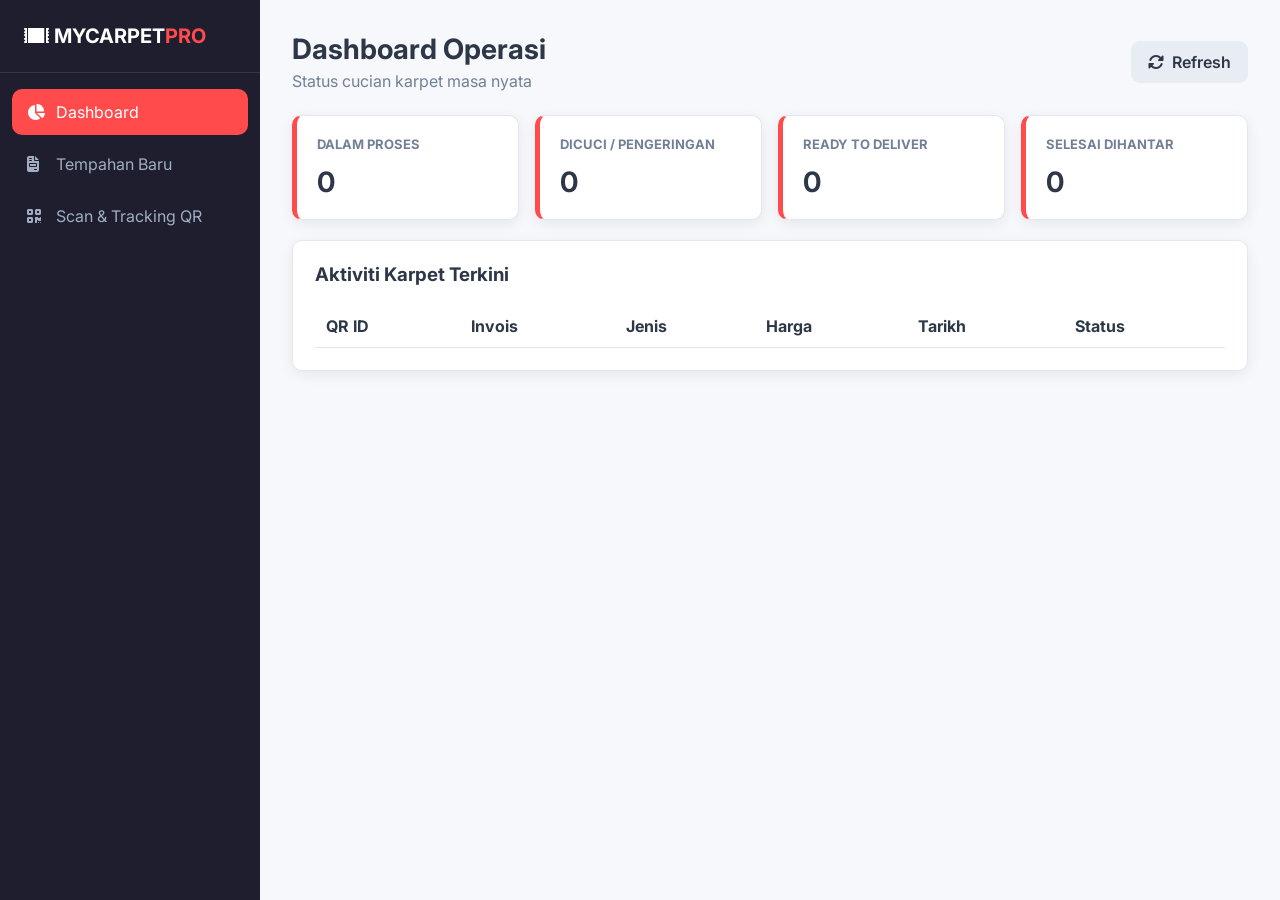
<file: cobaan gbt.html>
<!DOCTYPE html>
<html lang="ms">
<head>
<meta charset="UTF-8">
<meta name="viewport" content="width=device-width, initial-scale=1.0">
<title>MYCARPET PRO v2.0</title>
<link rel="preconnect" href="https://fonts.googleapis.com">
<link rel="preconnect" href="https://fonts.gstatic.com" crossorigin>
<link href="https://fonts.googleapis.com/css2?family=Inter:wght@400;500;600;700&display=swap" rel="stylesheet">
<link rel="stylesheet" href="https://cdnjs.cloudflare.com/ajax/libs/font-awesome/6.5.2/css/all.min.css">
<style>
:root{--primary:#ff4b4b;--dark:#1e1e2f;--bg:#f6f8fb;--text:#2d3748;--muted:#718096;--border:#e2e8f0;--success:#2ecc71;--warning:#f1c40f;--info:#3498db;--radius:10px;--shadow:0 4px 14px rgba(0,0,0,.07);--sidebar:260px}
*{box-sizing:border-box}body{margin:0;font-family:Inter,Arial,sans-serif;background:var(--bg);color:var(--text);min-height:100vh}button,input,select{font:inherit}.loading{position:fixed;inset:0;background:rgba(255,255,255,.88);z-index:9999;display:none;align-items:center;justify-content:center;flex-direction:column}.spinner{width:48px;height:48px;border:5px solid var(--border);border-top-color:var(--primary);border-radius:50%;animation:spin 1s linear infinite}@keyframes spin{to{transform:rotate(360deg)}}aside{position:fixed;left:0;top:0;bottom:0;width:var(--sidebar);background:var(--dark);color:#fff;z-index:100}.brand{padding:24px;font-size:20px;font-weight:700;border-bottom:1px solid rgba(255,255,255,.1)}.brand span{color:var(--primary)}nav{padding:16px 12px}.menu{padding:13px 15px;border-radius:10px;color:#a0aec0;cursor:pointer;margin-bottom:6px}.menu:hover,.menu.active{background:var(--primary);color:#fff}.menu i{width:25px}main{margin-left:var(--sidebar);padding:32px;max-width:1600px}.tab{display:none}.tab.active{display:block}header{display:flex;justify-content:space-between;gap:15px;align-items:center;margin-bottom:24px}h1{margin:0 0 5px;font-size:28px}h2,h3{margin-top:0}.sub{color:var(--muted)}.card{background:#fff;border:1px solid var(--border);border-radius:var(--radius);padding:22px;margin-bottom:20px;box-shadow:var(--shadow)}.grid{display:grid;grid-template-columns:repeat(auto-fit,minmax(210px,1fr));gap:16px}.metric{background:#fff;border:1px solid var(--border);border-left:5px solid var(--primary);border-radius:10px;padding:20px;box-shadow:var(--shadow)}.metric h3{font-size:13px;color:var(--muted);text-transform:uppercase}.metric p{font-size:28px;font-weight:700;margin:8px 0 0}.row{display:flex;gap:16px;flex-wrap:wrap}.col{flex:1;min-width:220px}.group{margin-bottom:16px}.group label{display:block;font-weight:600;font-size:14px;margin-bottom:7px}.input,.select{width:100%;padding:11px 13px;border:1px solid var(--border);border-radius:9px;background:#fff}.input:focus,.select:focus{outline:none;border-color:var(--primary)}.btn{border:0;border-radius:9px;padding:11px 17px;cursor:pointer;font-weight:600;display:inline-flex;align-items:center;gap:8px}.primary{background:var(--primary);color:#fff}.secondary{background:#e8edf3;color:var(--text)}.success{background:var(--success);color:#fff}.danger{background:#e53e3e;color:#fff}.table-wrap{overflow:auto}.table{width:100%;border-collapse:collapse}.table th,.table td{padding:11px;border-bottom:1px solid var(--border);text-align:left;white-space:nowrap}.badge{display:inline-block;padding:5px 9px;border-radius:20px;font-size:11px;font-weight:700}.proses{background:#fff3cd;color:#856404}.cuci{background:#e8f4ff;color:#21618c}.ready{background:#e6fffa;color:#276749}.selesai{background:#d9f7e5;color:#21643a}.item-row{border:1px solid var(--border);padding:15px;border-radius:10px;margin-bottom:12px;background:#fafbfc}.price{font-weight:700;color:#b42318}.notice{padding:10px 13px;border-radius:9px;background:#eef6ff;margin-top:8px;font-size:13px}.error{color:#b42318;background:#fff1f1;padding:12px;border-radius:9px}.success-msg{color:#166534;background:#ecfdf5;padding:12px;border-radius:9px}.empty{text-align:center;color:var(--muted);padding:25px}.actions{display:flex;gap:8px;flex-wrap:wrap}@media(max-width:900px){aside{position:relative;width:100%;height:auto}.brand{padding:15px}nav{display:flex;overflow:auto;gap:5px}.menu{white-space:nowrap}main{margin-left:0;padding:16px}}
</style>
</head>
<body>
<div id="loading" class="loading"><div class="spinner"></div><p>Memuatkan data...</p></div>
<aside>
  <div class="brand"><i class="fa-solid fa-rug"></i> MYCARPET<span>PRO</span></div>
  <nav>
    <div class="menu active" onclick="switchTab('dashboard',this)"><i class="fa-solid fa-chart-pie"></i> Dashboard</div>
    <div class="menu" onclick="switchTab('tempahan',this)"><i class="fa-solid fa-file-invoice"></i> Tempahan Baru</div>
    <div class="menu" onclick="switchTab('tracking',this)"><i class="fa-solid fa-qrcode"></i> Scan & Tracking QR</div>
  </nav>
</aside>
<main>
<section id="dashboard" class="tab active">
<header><div><h1>Dashboard Operasi</h1><div class="sub">Status cucian karpet masa nyata</div></div><button class="btn secondary" onclick="fetchDataDariAPI()"><i class="fa-solid fa-rotate"></i> Refresh</button></header>
<div class="grid" style="margin-bottom:20px"><div class="metric"><h3>Dalam Proses</h3><p id="countProses">0</p></div><div class="metric"><h3>Dicuci / Pengeringan</h3><p id="countCuci">0</p></div><div class="metric"><h3>Ready To Deliver</h3><p id="countReady">0</p></div><div class="metric"><h3>Selesai Dihantar</h3><p id="countSelesai">0</p></div></div>
<div class="card"><h3>Aktiviti Karpet Terkini</h3><div class="table-wrap"><table class="table"><thead><tr><th>QR ID</th><th>Invois</th><th>Jenis</th><th>Harga</th><th>Tarikh</th><th>Status</th></tr></thead><tbody id="dashboardTableBody"></tbody></table></div></div>
</section>
<section id="tempahan" class="tab">
<header><div><h1>Tempahan Baru</h1><div class="sub">Daftar pelanggan dan karpet</div></div></header>
<div class="card"><h3>1. Maklumat Pelanggan</h3><div class="group"><label>Jenis Pelanggan</label><label style="display:inline-block;margin-right:18px;font-weight:500"><input type="radio" name="custType" value="lama" checked onchange="toggleCustomerType()"> Sedia Ada</label><label style="display:inline-block;font-weight:500"><input type="radio" name="custType" value="baru" onchange="toggleCustomerType()"> Pelanggan Baru</label></div>
<div id="secCustLama" class="group"><label>Pilih Pelanggan</label><select id="optPelanggan" class="select" onchange="loadCustomerDetails()"><option value="">-- Pilih --</option></select></div>
<div id="secCustBaru" style="display:none"><div class="row"><div class="col group"><label>Nama</label><input id="custNama" class="input" placeholder="Nama pelanggan"></div><div class="col group"><label>No. Telefon</label><input id="custTel" class="input" placeholder="6012..." inputmode="tel"></div></div><div class="row"><div class="col group"><label>Alamat</label><input id="custAlamat" class="input" placeholder="Alamat"></div><div class="col group"><label>Daerah</label><input id="custDaerah" class="input" placeholder="Kulim"></div></div></div>
</div>
<div class="card"><h3>2. Perincian Karpet</h3><div class="notice">Pilih kod seperti <b>CK 7X10</b>. Sistem akan mengambil <b>JENIS CARPET</b> dan <b>HARGA OPEN</b> terus daripada tab SENARAI_HARGA.</div><div id="carpetItemsContainer" style="margin-top:15px"></div><div class="actions"><button class="btn secondary" onclick="addCarpetRow()"><i class="fa-solid fa-plus"></i> Tambah Baris</button></div><div style="margin-top:20px;text-align:right;border-top:1px dashed var(--border);padding-top:18px"><b>Jumlah: <span id="grandTotalLabel" style="font-size:24px;color:var(--primary)">RM 0.00</span></b><br><button class="btn success" style="margin-top:12px" onclick="simpanTempahanKeSheets()"><i class="fa-solid fa-cloud-arrow-up"></i> Simpan Tempahan</button></div></div>
</section>
<section id="tracking" class="tab">
<header><div><h1>Scan & Tracking QR</h1><div class="sub">Cari QR / invois dan kemas kini status</div></div></header>
<div class="card">
  <div class="row">
    <div class="col group">
      <label>Cari No. Invois / Alamat</label>
      <select id="searchOrderSelect" class="select" onchange="executeGlobalSearch()">
        <option value="">-- Semua Rekod Aktif --</option>
      </select>
    </div>
    <div style="width:260px" class="group">
      <label>Cari QR / teks</label>
      <input id="searchBox" class="input" oninput="executeGlobalSearch()" placeholder="Contoh: INV1001-2">
    </div>
  </div>
  <div class="row" style="align-items:end">
    <div class="col group">
      <label>Status kemas kini</label>
      <select id="batchStatusOpt" class="select">
        <option>DALAM PROSES</option>
        <option>PENGERINGAN</option>
        <option>READY TO DELIVER</option>
      </select>
    </div>
    <div class="group">
      <button class="btn primary" onclick="submitBatchUpdate()"><i class="fa-solid fa-check-double"></i> Kemas Kini Dipilih</button>
    </div>
  </div>
  <div id="checkedCountLabel" class="sub" style="margin-bottom:10px">0 item dipilih</div>
  <div class="table-wrap">
    <table class="table">
      <thead>
        <tr>
          <th><input type="checkbox" id="masterCheck" onchange="toggleSelectAllItems(this)"></th>
          <th>QR / Invois</th>
          <th>Pelanggan / Alamat</th>
          <th>Jenis</th>
          <th>Harga</th>
          <th>Status</th>
          <th>Tindakan</th>
        </tr>
      </thead>
      <tbody id="trackingTableBody"></tbody>
    </table>
  </div>
</div>
</section>
</main>
<script>
const GAS_API_URL = "https://script.google.com/macros/s/AKfycbxG1fDrDHW_IRIlUEO_cxK9pkeI9xgddeUVgNq6vAlmewwp9LmwU0p8lvhElhi_-EUW/exec";
let DATA_MASTER = {senaraiHarga:[],pelanggan:[],tempahan:[],karpet:[]};
let carpetRowCount = 0;

function norm(v){return String(v ?? '').replace(/\u00a0/g,' ').trim().replace(/\s+/g,' ').toUpperCase();}
function money(v){let n=Number(String(v ?? '').replace(/,/g,''));return Number.isFinite(n)?n:0;}
function showLoading(on){document.getElementById('loading').style.display=on?'flex':'none';}
function switchTab(id,el){document.querySelectorAll('.tab').forEach(x=>x.classList.remove('active'));document.getElementById(id).classList.add('active');document.querySelectorAll('.menu').forEach(x=>x.classList.remove('active'));if(el)el.classList.add('active');if(id==='tracking')executeGlobalSearch();}

function fetchDataDariAPI(){
  showLoading(true);
  const callback='jsonp_'+Date.now()+'_'+Math.floor(Math.random()*10000);
  const script=document.createElement('script');
  script.id=callback;
  let done=false;
  const finish=()=>{if(done)return;done=true;showLoading(false);if(script.parentNode)script.parentNode.removeChild(script);try{delete window[callback];}catch(e){window[callback]=undefined;}};
  const timer=setTimeout(()=>{finish();showError('Gagal memuat data. Semak URL Google Apps Script dan sambungan internet.');},15000);
  window[callback]=function(response){clearTimeout(timer);try{if(!response||typeof response!=='object')throw new Error('Respons API tidak sah.');DATA_MASTER.senaraiHarga=Array.isArray(response.senaraiHarga)?response.senaraiHarga:[];DATA_MASTER.pelanggan=Array.isArray(response.pelanggan)?response.pelanggan:[];DATA_MASTER.tempahan=Array.isArray(response.tempahan)?response.tempahan:[];DATA_MASTER.karpet=Array.isArray(response.karpet)?response.karpet:[];populateCustomerDropdown();populateTrackingSearchDropdown();renderDashboardMetrics();renderDashboardTable();renderCarpetRowsAfterData();executeGlobalSearch();}catch(e){console.error(e);showError('Data diterima tetapi format API tidak betul: '+e.message);}finally{finish();}};
  script.onerror=()=>{clearTimeout(timer);finish();showError('Tidak dapat menghubungi Google Apps Script.');};
  script.src=GAS_API_URL+'?action=readAll&callback='+encodeURIComponent(callback)+'&_='+Date.now();
  document.body.appendChild(script);
}
function showError(msg){console.error(msg);alert(msg);}

function populateCustomerDropdown(){const s=document.getElementById('optPelanggan');s.innerHTML='<option value="">-- Pilih Pelanggan --</option>';DATA_MASTER.pelanggan.forEach(c=>{const o=document.createElement('option');o.value=String(c['CUSTOMER ID']??'').trim();o.textContent=`${o.value} - ${c['NAMA']??''} - ${c['ALAMAT']??''}`;s.appendChild(o);});}
function toggleCustomerType(){const baru=document.querySelector('input[name="custType"]:checked')?.value==='baru';document.getElementById('secCustBaru').style.display=baru?'block':'none';document.getElementById('secCustLama').style.display=baru?'none':'block';if(baru)clearCustomerFormInputs();}
function loadCustomerDetails(){const id=document.getElementById('optPelanggan').value;const c=DATA_MASTER.pelanggan.find(x=>String(x['CUSTOMER ID']).trim()===id);if(!c)return;document.getElementById('custNama').value=c['NAMA']??'';document.getElementById('custTel').value=c['TELEFON']??'';document.getElementById('custAlamat').value=c['ALAMAT']??'';document.getElementById('custDaerah').value=c['DAERAH']??'';}
function clearCustomerFormInputs(){['custNama','custTel','custAlamat','custDaerah'].forEach(id=>{const e=document.getElementById(id);if(e)e.value='';});const s=document.getElementById('optPelanggan');if(s)s.value='';}

function findPriceByCode(code){const wanted=norm(code);return DATA_MASTER.senaraiHarga.find(p=>norm(p['KOD'])===wanted)||null;}
function addCarpetRow(){
  carpetRowCount++;const id='carpetRow_'+carpetRowCount;const row=document.createElement('div');row.className='item-row';row.id=id;
  const label=document.createElement('div');label.className='group';label.innerHTML='<label>Kod / Jenis Karpet</label>';
  const select=document.createElement('select');select.className='select select-kod-karpet';
  const first=document.createElement('option');first.value='';first.textContent='-- Pilih Kod Servis --';select.appendChild(first);
  DATA_MASTER.senaraiHarga.forEach(p=>{const code=String(p['KOD']??'').trim();if(!code)return;const o=document.createElement('option');o.value=code;o.textContent=`${code} - ${String(p['JENIS CARPET']??'').trim()}`;select.appendChild(o);});
  label.appendChild(select);
  const grid=document.createElement('div');grid.className='row';
  const desc=document.createElement('div');desc.className='col group';desc.innerHTML='<label>Jenis Carpet (VLOOKUP)</label><input class="input inp-jenis" readonly>';
  const qty=document.createElement('div');qty.style.width='110px';qty.className='group';qty.innerHTML='<label>Qty</label><input type="number" min="1" step="1" value="1" class="input inp-qty">';
  const price=document.createElement('div');price.style.width='160px';price.className='group';price.innerHTML='<label>Harga Sehelai</label><input type="number" min="0" step="0.01" class="input inp-price" readonly>';
  const total=document.createElement('div');total.style.width='160px';total.className='group';total.innerHTML='<label>Jumlah</label><input class="input inp-total" readonly>';
  const del=document.createElement('div');del.className='group';del.innerHTML='<label>&nbsp;</label><button class="btn danger" type="button"><i class="fa-solid fa-trash"></i></button>';
  del.querySelector('button').onclick=()=>{if(document.querySelectorAll('.item-row').length<=1){alert('Sekurang-kurangnya satu baris diperlukan.');return;}row.remove();calculateGrandTotal();};
  grid.append(desc,qty,price,total,del);row.append(label,grid);document.getElementById('carpetItemsContainer').appendChild(row);
  select.addEventListener('change',()=>lookupCarpetRow(row));qty.querySelector('input').addEventListener('input',()=>calculateRow(row));
}
function renderCarpetRowsAfterData(){const c=document.getElementById('carpetItemsContainer');if(!c)return;if(c.children.length===0)addCarpetRow();else c.querySelectorAll('.item-row').forEach(r=>{const s=r.querySelector('.select-kod-karpet');const current=s?.value;if(s&&current)lookupCarpetRow(r);});}
function lookupCarpetRow(row){const s=row.querySelector('.select-kod-karpet');const rec=findPriceByCode(s.value);row.querySelector('.inp-jenis').value=rec?String(rec['JENIS CARPET']??'').trim():'';row.querySelector('.inp-price').value=rec?money(rec['HARGA OPEN']).toFixed(2):'';calculateRow(row);}
function calculateRow(row){const p=money(row.querySelector('.inp-price').value);const q=Math.max(1,parseInt(row.querySelector('.inp-qty').value||'1',10));row.querySelector('.inp-qty').value=q;row.querySelector('.inp-total').value=(p*q).toFixed(2);calculateGrandTotal();}
function calculateGrandTotal(){let total=0;document.querySelectorAll('.item-row').forEach(r=>{total+=money(r.querySelector('.inp-total')?.value);});document.getElementById('grandTotalLabel').textContent='RM '+total.toFixed(2);}

function simpanTempahanKeSheets(){
  const isNew=document.querySelector('input[name="custType"]:checked')?.value==='baru';
  const customer={id:isNew?'':document.getElementById('optPelanggan').value,nama:document.getElementById('custNama').value.trim(),telefon:document.getElementById('custTel').value.trim(),alamat:document.getElementById('custAlamat').value.trim(),daerah:document.getElementById('custDaerah').value.trim()};
  if(!customer.nama||!customer.telefon||!customer.alamat){alert('Sila lengkapkan nama, telefon dan alamat pelanggan.');return;}
  const items=[];let valid=true;
  document.querySelectorAll('.item-row').forEach(row=>{const code=row.querySelector('.select-kod-karpet').value;const qty=Math.max(1,parseInt(row.querySelector('.inp-qty').value||'1',10));const rec=findPriceByCode(code);if(!rec){valid=false;return;}const jenis=String(rec['JENIS CARPET']??'').trim();const harga=money(rec['HARGA OPEN']);for(let i=0;i<qty;i++)items.push({kod:code,jenis,harga,qty:1});});
  if(!valid||items.length===0){alert('Sila pilih kod servis yang sah untuk semua baris.');return;}
  const payload={action:'createOrder',isNewCustomer:isNew,customer,items};
  showLoading(true);postToGAS(payload).then(()=>{alert('Tempahan berjaya dihantar. Jika GAS anda menjana QR, setiap item akan menjadi satu rekod/QR.');copyWhatsApp(customer,items);resetOrderForm();fetchDataDariAPI();switchTab('dashboard',document.querySelectorAll('.menu')[0]);}).catch(e=>{console.error(e);showError('Gagal menghantar tempahan: '+e.message);}).finally(()=>showLoading(false));
}
function postToGAS(payload){return fetch(GAS_API_URL,{method:'POST',mode:'no-cors',headers:{'Content-Type':'text/plain;charset=utf-8'},body:JSON.stringify(payload)}).then(()=>true);}
function resetOrderForm(){document.getElementById('carpetItemsContainer').innerHTML='';carpetRowCount=0;clearCustomerFormInputs();document.querySelector('input[name="custType"][value="lama"]').checked=true;toggleCustomerType();addCarpetRow();calculateGrandTotal();}
function copyWhatsApp(cust,items){let total=0;let list='';items.forEach((x,i)=>{total+=x.harga;list+=`${i+1}. ${x.jenis} - RM${x.harga.toFixed(2)}\n`;});const msg=`*MYCARPET PRO v2.0*\n\nAssalamualaikum ${cust.nama},\nTempahan karpet anda telah didaftarkan.\n\n${list}\n*Jumlah:* RM${total.toFixed(2)}\n\nTerima kasih.`;if(navigator.clipboard?.writeText)navigator.clipboard.writeText(msg).catch(()=>{});}

function statusClass(status){const s=norm(status);if(s==='READY TO DELIVER')return'ready';if(s==='SELESAI'||s==='SELESAI DIHANTAR'||s==='DELIVERED')return'selesai';if(s==='SEDANG DICUCI'||s==='PENGERINGAN')return'cuci';return'proses';}
function renderDashboardMetrics(){let p=0,c=0,r=0,s=0;DATA_MASTER.karpet.forEach(k=>{const st=norm(k['STATUS']);if(st==='DALAM PROSES')p++;else if(st==='SEDANG DICUCI'||st==='PENGERINGAN')c++;else if(st==='READY TO DELIVER')r++;else if(st==='SELESAI'||st==='SELESAI DIHANTAR'||st==='DELIVERED')s++;});document.getElementById('countProses').textContent=p;document.getElementById('countCuci').textContent=c;document.getElementById('countReady').textContent=r;document.getElementById('countSelesai').textContent=s;}
function renderDashboardTable(){const body=document.getElementById('dashboardTableBody');body.innerHTML='';const rows=DATA_MASTER.karpet.slice(-10).reverse();if(!rows.length){body.innerHTML='<tr><td colspan="6" class="empty">Tiada rekod.</td></tr>';return;}rows.forEach(k=>{const tr=document.createElement('tr');const st=String(k['STATUS']??'');tr.innerHTML=`<td>${safe(k['QR ID'])}</td><td>${safe(k['INV NO'])}</td><td>${safe(k['JENIS']??k['JENIS CARPET'])}</td><td>RM ${money(k['HARGA']).toFixed(2)}</td><td>${safe(String(k['TARIKH']??'').split('T')[0]||'-')}</td><td><span class="badge ${statusClass(st)}">${safe(st||'DALAM PROSES')}</span></td>`;body.appendChild(tr);});}
function safe(v){return String(v??'').replace(/[&<>"']/g,m=>({'&':'&amp;','<':'&lt;','>':'&gt;','"':'&quot;',"'":'&#39;'}[m]));}

const SCAN_STATUS = new Set(["DALAM PROSES","PENGERINGAN","READY TO DELIVER"]);

function getOrderForCarpet(carpet){
  return DATA_MASTER.tempahan.find(
    o => norm(o["INV NO"]) === norm(carpet["INV NO"])
  ) || {};
}

function getCustomerForOrder(order){
  return DATA_MASTER.pelanggan.find(
    c => norm(c["CUSTOMER ID"]) === norm(order["CUSTOMER ID"])
  ) || {};
}

/* Dropdown carian: No. Invois + Alamat dalam satu pilihan */
function populateTrackingSearchDropdown(){
  const select = document.getElementById("searchOrderSelect");
  if(!select) return;

  const current = select.value;
  const map = new Map();

  DATA_MASTER.karpet.forEach(k => {
    const status = norm(k["STATUS"]);
    if(!SCAN_STATUS.has(status)) return;

    const inv = String(k["INV NO"] ?? "").trim();
    if(!inv) return;

    const order = getOrderForCarpet(k);
    const cust = getCustomerForOrder(order);
    const alamat = String(cust["ALAMAT"] ?? order["ALAMAT"] ?? "").trim();
    const nama = String(cust["NAMA"] ?? "").trim();

    if(!map.has(inv)){
      map.set(inv, {alamat, nama});
    } else {
      const old = map.get(inv);
      if(!old.alamat && alamat) old.alamat = alamat;
      if(!old.nama && nama) old.nama = nama;
    }
  });

  const invoices = [...map.keys()].sort((a,b) =>
    a.localeCompare(b, undefined, {numeric:true, sensitivity:"base"})
  );

  select.innerHTML = '<option value="">-- Semua Rekod Aktif --</option>';

  invoices.forEach(inv => {
    const info = map.get(inv);
    const option = document.createElement("option");
    option.value = inv;

    const alamat = info.alamat || "Alamat tiada";
    const nama = info.nama ? ` | ${info.nama}` : "";
    option.textContent = `${inv} — ${alamat}${nama}`;

    select.appendChild(option);
  });

  if(invoices.includes(current)){
    select.value = current;
  }
}

/* Hanya paparkan 3 status aktif:
   DALAM PROSES → PENGERINGAN → READY TO DELIVER.
   Semua yang telah dihantar / delivered tidak dipaparkan. */
function executeGlobalSearch(){
  const body = document.getElementById("trackingTableBody");
  if(!body) return;

  const selectedInv = norm(
    document.getElementById("searchOrderSelect")?.value || ""
  );
  const qrKeyword = norm(
    document.getElementById("searchBox")?.value || ""
  );

  body.innerHTML = "";

  const rows = DATA_MASTER.karpet.filter(k => {
    const status = norm(k["STATUS"]);

    // Tapisan utama: hanya 3 status aktif.
    if(!SCAN_STATUS.has(status)) return false;

    const inv = norm(k["INV NO"]);
    const qr = norm(k["QR ID"]);

    // Jika pilih invois + alamat dari dropdown.
    if(selectedInv && inv !== selectedInv) return false;

    // Jika masukkan QR / teks carian.
    if(qrKeyword){
      if(!inv.includes(qrKeyword) && !qr.includes(qrKeyword)){
        return false;
      }
    }

    return true;
  }).reverse();

  if(!rows.length){
    body.innerHTML =
      '<tr><td colspan="7" class="empty">Tiada rekod aktif ditemui. Rekod SELESAI DIHANTAR tidak dipaparkan di sini.</td></tr>';
    updateCheckedCounter();
    return;
  }

  rows.forEach(k => {
    const order = getOrderForCarpet(k);
    const cust = getCustomerForOrder(order);

    const qrId = String(k["QR ID"] ?? "");
    const invNo = String(k["INV NO"] ?? "");
    const jenis = k["JENIS"] || k["JENIS CARPET"] || "-";
    const harga = money(k["HARGA"]);
    const status = norm(k["STATUS"]) || "DALAM PROSES";

    const tr = document.createElement("tr");

    const tdCheck = document.createElement("td");
    const checkbox = document.createElement("input");
    checkbox.type = "checkbox";
    checkbox.className = "row-checkbox";
    checkbox.value = qrId;
    checkbox.addEventListener("change", updateCheckedCounter);
    tdCheck.appendChild(checkbox);

    const tdQr = document.createElement("td");
    tdQr.innerHTML =
      `<b>${safe(qrId)}</b><br><small>${safe(invNo)}</small>`;

    const tdCustomer = document.createElement("td");
    tdCustomer.innerHTML =
      `${safe(cust["NAMA"] || "-")}<br><small>${safe(cust["ALAMAT"] || order["ALAMAT"] || "-")}</small>`;

    const tdJenis = document.createElement("td");
    tdJenis.textContent = jenis;

    const tdHarga = document.createElement("td");
    tdHarga.textContent = `RM ${harga.toFixed(2)}`;

    const tdStatus = document.createElement("td");
    const badge = document.createElement("span");
    badge.className = `badge ${statusClass(status)}`;
    badge.textContent = status;
    tdStatus.appendChild(badge);

    const tdAction = document.createElement("td");
    const button = document.createElement("button");
    button.className = "btn secondary";
    button.title = "Tukar status";
    button.innerHTML = '<i class="fa-solid fa-pen"></i>';
    button.addEventListener("click", () => tukarStatusSingleItem(qrId));
    tdAction.appendChild(button);

    tr.append(tdCheck, tdQr, tdCustomer, tdJenis, tdHarga, tdStatus, tdAction);
    body.appendChild(tr);
  });

  updateCheckedCounter();
}

function toggleSelectAllItems(master){
  document.querySelectorAll(".row-checkbox").forEach(x => {
    x.checked = master.checked;
  });
  updateCheckedCounter();
}

function updateCheckedCounter(){
  const label = document.getElementById("checkedCountLabel");
  if(label){
    label.textContent =
      `${document.querySelectorAll(".row-checkbox:checked").length} item dipilih`;
  }
}

function tukarStatusSingleItem(qr){
  const status = prompt(
    "Masukkan status baru:\n\nDALAM PROSES\nPENGERINGAN\nREADY TO DELIVER"
  );

  if(!status) return;

  const statusNormal = norm(status);

  if(!SCAN_STATUS.has(statusNormal)){
    alert("Status tidak sah. Gunakan hanya DALAM PROSES, PENGERINGAN atau READY TO DELIVER.");
    return;
  }

  showLoading(true);

  postToGAS({
    action:"updateBatchStatus",
    qrIds:[qr],
    status:statusNormal
  })
  .then(() => {
    alert(`Status ${qr} dikemas kini kepada ${statusNormal}.`);
    fetchDataDariAPI();
  })
  .catch(e => showError(e.message))
  .finally(() => showLoading(false));
}

function submitBatchUpdate(){
  const ids = [...document.querySelectorAll(".row-checkbox:checked")]
    .map(x => x.value);

  if(!ids.length){
    alert("Sila pilih sekurang-kurangnya satu karpet.");
    return;
  }

  const status = norm(
    document.getElementById("batchStatusOpt").value
  );

  if(!SCAN_STATUS.has(status)){
    alert("Status tidak sah.");
    return;
  }

  showLoading(true);

  postToGAS({
    action:"updateBatchStatus",
    qrIds:ids,
    status:status
  })
  .then(() => {
    alert(`${ids.length} karpet berjaya dihantar untuk kemas kini kepada ${status}.`);

    const master = document.getElementById("masterCheck");
    if(master) master.checked = false;

    fetchDataDariAPI();
  })
  .catch(e => showError(e.message))
  .finally(() => showLoading(false));
}

window.addEventListener('DOMContentLoaded',()=>{addCarpetRow();fetchDataDariAPI();});
</script>
</body>
</html>
</file>
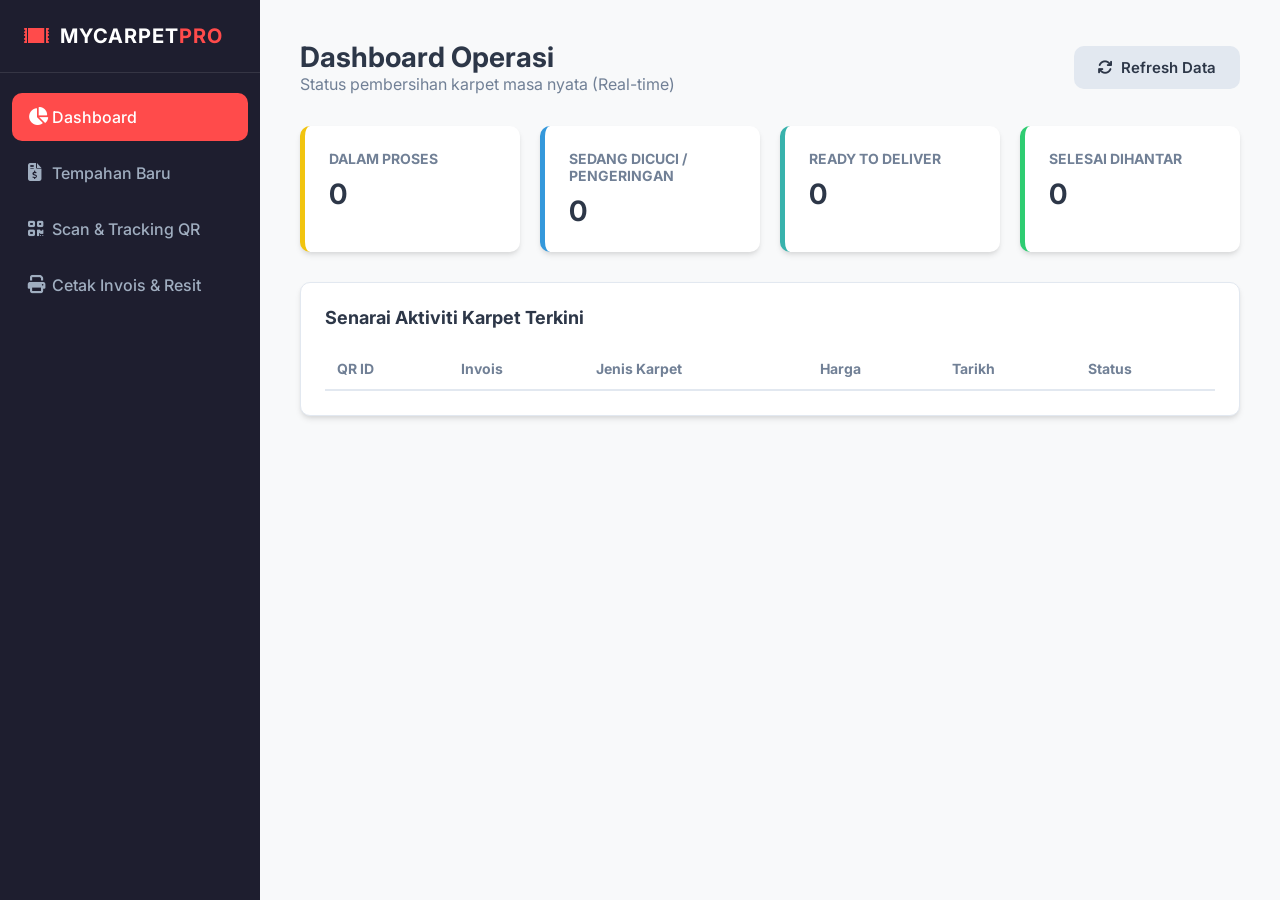
<file: index1sebelum.html>
<!DOCTYPE html>
<html lang="ms">
<head>
<meta charset="UTF-8">
<meta name="viewport" content="width=device-width, initial-scale=1.0">
<title>MYCARPET PRO v2.0</title>

<link rel="preconnect" href="https://fonts.googleapis.com">
<link rel="preconnect" href="https://fonts.gstatic.com" crossorigin>
<link href="https://fonts.googleapis.com/css2?family=Inter:wght@400;500;600;700&display=swap" rel="stylesheet">
<link rel="stylesheet" href="https://cdnjs.cloudflare.com/ajax/libs/font-awesome/6.5.2/css/all.min.css">

<style>
:root{
    --primary-red:#ff4b4b;
    --primary-dark:#1e1e2f;
    --sidebar-width:260px;
    --bg-light:#f8f9fa;
    --text-dark:#2d3748;
    --text-muted:#718096;
    --border-color:#e2e8f0;
    --success:#2ecc71;
    --warning:#f1c40f;
    --info:#3498db;
    --radius:10px;
    --shadow:0 4px 6px -1px rgba(0,0,0,.10),0 2px 4px -1px rgba(0,0,0,.06);
}
*{box-sizing:border-box;margin:0;padding:0;font-family:'Inter',sans-serif}
body{background:var(--bg-light);color:var(--text-dark);display:flex;min-height:100vh;overflow-x:hidden}
#loadingOverlay{
    position:fixed;inset:0;background:rgba(255,255,255,.88);z-index:9999;
    display:flex;flex-direction:column;align-items:center;justify-content:center
}
.spinner{width:50px;height:50px;border:5px solid var(--border-color);border-top-color:var(--primary-red);border-radius:50%;animation:spin 1s linear infinite}
@keyframes spin{to{transform:rotate(360deg)}}
aside{
    width:var(--sidebar-width);background:var(--primary-dark);color:#fff;position:fixed;
    top:0;bottom:0;left:0;display:flex;flex-direction:column;z-index:100;transition:.3s
}
.sidebar-brand{padding:24px;font-size:20px;font-weight:700;letter-spacing:1px;border-bottom:1px solid rgba(255,255,255,.1);color:var(--primary-red);display:flex;align-items:center;gap:10px}
.sidebar-brand span{color:#fff}
.sidebar-brand .brand-red{color:var(--primary-red)}
.sidebar-menu{list-style:none;padding:20px 12px;display:flex;flex-direction:column;gap:8px}
.menu-item{display:flex;align-items:center;padding:14px 16px;color:#a0aec0;text-decoration:none;border-radius:var(--radius);font-weight:500;cursor:pointer;transition:.2s}
.menu-item i{width:24px;font-size:18px}
.menu-item:hover,.menu-item.active{background:var(--primary-red);color:#fff}
main{margin-left:var(--sidebar-width);flex-grow:1;padding:40px;width:calc(100% - var(--sidebar-width));transition:.3s}
header{margin-bottom:32px;display:flex;justify-content:space-between;align-items:center;gap:20px}
header h1{font-size:28px;font-weight:700}
.tab-content{display:none}.tab-content.active{display:block}
.card{background:#fff;border-radius:var(--radius);padding:24px;box-shadow:var(--shadow);margin-bottom:24px;border:1px solid var(--border-color)}
.form-group{margin-bottom:20px}.form-group label{display:block;margin-bottom:8px;font-weight:600;font-size:14px}
.form-control{width:100%;padding:12px 16px;border:1px solid var(--border-color);border-radius:var(--radius);font-size:15px;outline:none;transition:border-color .2s;background:#fff}
.form-control:focus{border-color:var(--primary-red)}
.row{display:flex;gap:20px;flex-wrap:wrap}.col{flex:1;min-width:250px}
.btn{padding:12px 24px;border:none;border-radius:var(--radius);font-weight:600;cursor:pointer;display:inline-flex;align-items:center;justify-content:center;gap:8px;font-size:15px;transition:opacity .2s}
.btn:hover{opacity:.9}.btn-primary{background:var(--primary-red);color:#fff}.btn-secondary{background:#e2e8f0;color:var(--text-dark)}.btn-success{background:var(--success);color:#fff}.btn-danger{background:#e53e3e;color:#fff}.btn-info{background:var(--info);color:#fff}
.badge{padding:6px 12px;border-radius:20px;font-size:12px;font-weight:600;text-transform:uppercase;display:inline-block}
.badge-proses{background:#ffeeb2;color:#8a6500}.badge-cuci{background:#ebf8ff;color:#2b6cb0}.badge-ready{background:#e6fffa;color:#234e52}.badge-selesai{background:#c6f6d5;color:#22543d}
.metrics-grid{display:grid;grid-template-columns:repeat(auto-fit,minmax(220px,1fr));gap:20px;margin-bottom:30px}
.metric-card{background:#fff;padding:24px;border-radius:var(--radius);box-shadow:var(--shadow);border-left:5px solid var(--primary-red)}
.metric-card h3{font-size:14px;color:var(--text-muted);text-transform:uppercase;margin-bottom:10px}.metric-card p{font-size:28px;font-weight:700}
.table-wrap{overflow-x:auto}.data-table{width:100%;border-collapse:collapse;text-align:left;min-width:720px}
.data-table th{padding:12px;border-bottom:2px solid var(--border-color);color:var(--text-muted);font-size:14px}
.data-table td{padding:12px;border-bottom:1px solid var(--border-color);vertical-align:top}
.info-box{background:#edf6ff;padding:14px 16px;border-radius:var(--radius);margin-bottom:18px;line-height:1.5}
.invoice-summary{display:grid;grid-template-columns:repeat(4,1fr);gap:12px;margin-top:18px}
.summary-box{background:#f8fafc;border:1px solid var(--border-color);padding:15px;border-radius:10px}
.summary-box small{display:block;color:var(--text-muted);margin-bottom:5px}.summary-box strong{font-size:18px}
.invoice-preview{background:#fff;border:1px solid #dfe5ec;border-radius:10px;padding:28px;margin-top:20px}
.invoice-head{display:flex;justify-content:space-between;gap:20px;border-bottom:2px solid #222;padding-bottom:18px;margin-bottom:18px}
.invoice-title{font-size:25px;font-weight:700}.invoice-table{width:100%;border-collapse:collapse;margin-top:18px}
.invoice-table th,.invoice-table td{padding:10px;border-bottom:1px solid #ddd;text-align:left}.invoice-table th:last-child,.invoice-table td:last-child{text-align:right}
.invoice-total{margin-left:auto;width:320px;max-width:100%;margin-top:20px}.invoice-total div{display:flex;justify-content:space-between;padding:7px 0}
.invoice-total .grand{font-size:20px;font-weight:700;border-top:2px solid #222;margin-top:5px;padding-top:10px}
.muted{color:var(--text-muted)}
.mobile-menu{display:none}
@media(max-width:992px){
    aside{left:calc(-1 * var(--sidebar-width))}
    body.sidebar-open aside{left:0}
    main{margin-left:0;width:100%;padding:20px}
    .mobile-menu{display:inline-flex}
    header{align-items:flex-start}
    .invoice-summary{grid-template-columns:repeat(2,1fr)}
}
@media(max-width:600px){
    main{padding:14px}
    .card{padding:16px}
    header h1{font-size:23px}
    .row{display:block}
    .col{min-width:0}
    .invoice-summary{grid-template-columns:1fr}
    .btn{width:100%}
    .invoice-head{display:block}
}
@media print{
    body{display:block;background:#fff}
    aside,.mobile-menu,#loadingOverlay,.no-print{display:none!important}
    main{margin:0;width:100%;padding:0}
    .tab-content{display:none!important}
    #invoice.active{display:block!important}
    #invoice .card:not(.print-area){display:none}
    .print-area{box-shadow:none;border:none;margin:0;padding:0}
}
</style>
</head>

<body>
<div id="loadingOverlay">
    <div class="spinner"></div>
    <p style="margin-top:15px;font-weight:500;color:var(--text-muted)">Memuat turun data sistem...</p>
</div>

<aside>
    <div class="sidebar-brand">
        <i class="fa-solid fa-rug"></i>
        <span>MYCARPET<span class="brand-red">PRO</span></span>
    </div>
    <ul class="sidebar-menu">
        <li class="menu-item active" onclick="switchTab('dashboard')"><i class="fa-solid fa-chart-pie"></i> Dashboard</li>
        <li class="menu-item" onclick="switchTab('tempahan')"><i class="fa-solid fa-file-invoice-dollar"></i> Tempahan Baru</li>
        <li class="menu-item" onclick="switchTab('tracking')"><i class="fa-solid fa-qrcode"></i> Scan & Tracking QR</li>
        <li class="menu-item" onclick="switchTab('invoice')"><i class="fa-solid fa-print"></i> Cetak Invois & Resit</li>
    </ul>
</aside>

<main>
    <!-- DASHBOARD: kekalkan reka bentuk asal -->
    <section id="dashboard" class="tab-content active">
        <header>
            <div>
                <h1>Dashboard Operasi</h1>
                <p style="color:var(--text-muted)">Status pembersihan karpet masa nyata (Real-time)</p>
            </div>
            <div style="display:flex;gap:10px">
                <button class="btn btn-secondary mobile-menu" onclick="document.body.classList.toggle('sidebar-open')"><i class="fa-solid fa-bars"></i></button>
                <button class="btn btn-secondary" onclick="fetchDataDariAPI()"><i class="fa-solid fa-sync"></i> Refresh Data</button>
            </div>
        </header>

        <div class="metrics-grid">
            <div class="metric-card" style="border-left-color:#f1c40f"><h3>Dalam Proses</h3><p id="countProses">0</p></div>
            <div class="metric-card" style="border-left-color:#3498db"><h3>Sedang Dicuci / Pengeringan</h3><p id="countCuci">0</p></div>
            <div class="metric-card" style="border-left-color:#38b2ac"><h3>Ready To Deliver</h3><p id="countReady">0</p></div>
            <div class="metric-card" style="border-left-color:#2ecc71"><h3>Selesai Dihantar</h3><p id="countSelesai">0</p></div>
        </div>

        <div class="card">
            <h2 style="margin-bottom:20px;font-size:18px">Senarai Aktiviti Karpet Terkini</h2>
            <div class="table-wrap">
                <table class="data-table">
                    <thead><tr><th>QR ID</th><th>Invois</th><th>Jenis Karpet</th><th>Harga</th><th>Tarikh</th><th>Status</th></tr></thead>
                    <tbody id="dashboardTableBody"></tbody>
                </table>
            </div>
        </div>
    </section>

    <!-- TEMPAHAN BARU: reka bentuk asal dikekalkan, lookup diperbaiki -->
    <section id="tempahan" class="tab-content">
        <header>
            <div><h1>Borang Tempahan Baru</h1><p style="color:var(--text-muted)">Daftar kemasukan karpet pelanggan</p></div>
        </header>

        <div class="card">
            <h3 style="margin-bottom:20px;border-bottom:1px solid var(--border-color);padding-bottom:10px">1. Maklumat Pelanggan</h3>
            <div class="form-group">
                <label>Jenis Pelanggan</label>
                <div style="display:flex;gap:20px;margin-bottom:15px">
                    <label style="font-weight:500"><input type="radio" name="custType" value="lama" checked onchange="toggleCustomerType()"> Pelanggan Sedia Ada</label>
                    <label style="font-weight:500"><input type="radio" name="custType" value="baru" onchange="toggleCustomerType()"> Pelanggan Baru</label>
                </div>
            </div>

            <div id="secCustLama" class="form-group">
                <label>Pilih Pelanggan Sedia Ada</label>
                <select id="optPelanggan" class="form-control" onchange="loadCustomerDetails()">
                    <option value="">-- Sila Pilih Pelanggan --</option>
                </select>
            </div>

            <div id="secCustBaru" style="display:none">
                <div class="row">
                    <div class="col form-group"><label>Nama Penuh</label><input type="text" id="custNama" class="form-control" placeholder="Contoh: Ahmad"></div>
                    <div class="col form-group"><label>No. Telefon WhatsApp</label><input type="text" id="custTel" class="form-control" placeholder="Contoh: 60123456789"></div>
                </div>
                <div class="row">
                    <div class="col form-group" style="flex:2"><label>Alamat Rumah</label><input type="text" id="custAlamat" class="form-control" placeholder="No, Jalan, Taman..."></div>
                    <div class="col form-group"><label>Daerah</label><input type="text" id="custDaerah" class="form-control" placeholder="Contoh: Kulim"></div>
                </div>
            </div>
        </div>

        <div class="card">
            <h3 style="margin-bottom:20px;border-bottom:1px solid var(--border-color);padding-bottom:10px">2. Perincian Item Karpet</h3>

            <div class="info-box">
                Pilih <strong>KOD</strong> seperti <strong>CK 7X10</strong>.
                Sistem akan mengambil <strong>JENIS CARPET</strong> dan <strong>HARGA OPEN</strong>
                terus daripada tab <strong>SENARAI_HARGA</strong>.
            </div>

            <div id="carpetItemsContainer"></div>

            <button class="btn btn-secondary" style="margin-top:15px" onclick="addCarpetRow()">
                <i class="fa-solid fa-plus"></i> Tambah Helai Karpet
            </button>

            <div style="margin-top:30px;border-top:2px dashed var(--border-color);padding-top:20px;text-align:right">
                <span style="font-size:18px;font-weight:600;margin-right:20px">
                    Jumlah Kasar Keseluruhan:
                    <span style="color:var(--primary-red);font-size:24px" id="grandTotalLabel">RM 0.00</span>
                </span>
                <button class="btn btn-success" onclick="simpanTempahanKeSheets()">
                    <i class="fa-solid fa-cloud-upload-alt"></i> Proses & Simpan Tempahan
                </button>
            </div>
        </div>
    </section>

    <!-- TRACKING -->
    <section id="tracking" class="tab-content">
        <header>
            <div>
                <h1>Scan & Tracking System</h1>
                <p style="color:var(--text-muted)">Hanya karpet yang masih aktif dipaparkan.</p>
            </div>
        </header>

        <div class="card">
            <div class="form-group">
                <label>Cari No. Invois / Alamat Pelanggan</label>
                <select id="trackingInvoiceSelect" class="form-control" onchange="executeGlobalSearch()">
                    <option value="">-- Semua Karpet Aktif --</option>
                </select>
            </div>

            <div class="row">
                <div class="col form-group">
                    <label>Cari QR ID</label>
                    <input type="text" id="searchBox" class="form-control" oninput="executeGlobalSearch()" placeholder="Contoh: INV1001-2">
                </div>
                <div class="col form-group">
                    <label>Status Baharu Untuk Pukal</label>
                    <select id="batchStatusOpt" class="form-control">
                        <option value="DALAM PROSES">DALAM PROSES</option>
                        <option value="PENGERINGAN">PENGERINGAN</option>
                        <option value="READY TO DELIVER">READY TO DELIVER</option>
                        <option value="SELESAI DIHANTAR">SELESAI DIHANTAR</option>
                    </select>
                </div>
            </div>

            <div style="background:var(--bg-light);padding:15px;border-radius:var(--radius);margin-bottom:20px;display:flex;align-items:center;justify-content:space-between;flex-wrap:wrap;gap:15px">
                <div><strong id="checkedCountLabel">0 item dipilih</strong> untuk pertukaran status pukal.</div>
                <button class="btn btn-primary" style="padding:8px 16px" onclick="submitBatchUpdate()">
                    <i class="fa-solid fa-save"></i> Kemas Kini Pukal
                </button>
            </div>

            <div class="table-wrap">
                <table class="data-table">
                    <thead>
                        <tr>
                            <th style="width:40px"><input type="checkbox" id="masterCheck" onchange="toggleSelectAllItems(this)"></th>
                            <th>QR ID / Invois</th>
                            <th>Pelanggan / Alamat</th>
                            <th>Jenis Karpet</th>
                            <th>Harga</th>
                            <th>Status Semasa</th>
                            <th>Tindakan</th>
                        </tr>
                    </thead>
                    <tbody id="trackingTableBody"></tbody>
                </table>
            </div>
        </div>
    </section>

    <!-- INVOICE / RESIT -->
    <section id="invoice" class="tab-content">
        <header>
            <div>
                <h1>🖨️ Cetak Invois & Resit</h1>
                <p style="color:var(--text-muted)">Pilih invois aktif untuk melihat semua item, deposit dan baki.</p>
            </div>
        </header>

        <div class="card no-print">
            <div class="info-box">
                Dropdown ini menggabungkan <strong>No. Invois + Alamat Pelanggan</strong>.
                Invois akan kekal tersedia selagi masih ada karpet yang belum berstatus
                <strong>SELESAI DIHANTAR</strong>.
            </div>

            <div class="form-group">
                <label>🔍 Pilih Invoice & Alamat Pelanggan</label>
                <select id="invoiceSelect" class="form-control" onchange="renderInvoicePreview()">
                    <option value="">-- Pilih Invoice --</option>
                </select>
            </div>

            <div class="row">
                <div class="col form-group">
                    <label>Perkhidmatan Tambahan</label>
                    <input type="text" id="extraServiceName" class="form-control" placeholder="Contoh: Caj Urgen Delivery" oninput="renderInvoicePreview()">
                </div>
                <div class="col form-group">
                    <label>Harga Servis Tambahan (RM)</label>
                    <input type="number" id="extraServicePrice" class="form-control" min="0" step="0.01" value="0" oninput="renderInvoicePreview()">
                </div>
            </div>

            <div class="row">
                <button class="btn btn-primary" onclick="renderInvoicePreview()"><i class="fa-solid fa-eye"></i> Papar Invois</button>
                <button class="btn btn-secondary" onclick="printInvoice()"><i class="fa-solid fa-print"></i> Cetak / Simpan PDF</button>
                <button class="btn btn-success" onclick="copyInvoiceWhatsApp()"><i class="fa-brands fa-whatsapp"></i> Salin WhatsApp</button>
            </div>
        </div>

        <div id="invoicePreviewContainer"></div>
    </section>
</main>

<script>
/* ==========================================================
   KONFIGURASI
   ========================================================== */
const GAS_API_URL = "https://script.google.com/macros/s/AKfycbxG1fDrDHW_IRIlUEO_cxK9pkeI9xgddeUVgNq6vAlmewwp9LmwU0p8lvhElhi_-EUW/exec";

let DATA_MASTER = {
    senaraiHarga: [],
    pelanggan: [],
    tempahan: [],
    karpet: [],
    payment: []
};

let carpetRowCount = 0;

/* ==========================================================
   UTILITI
   ========================================================== */
function showLoading(status){
    const el = document.getElementById("loadingOverlay");
    if(el) el.style.display = status ? "flex" : "none";
}

function money(value){
    const n = parseFloat(String(value ?? "").replace(/RM/gi,"").replace(/,/g,"")) || 0;
    return "RM " + n.toFixed(2);
}

function norm(value){
    return String(value ?? "").trim().toUpperCase();
}

function getField(row, names, fallback=""){
    if(!row) return fallback;
    const wanted = names.map(n => norm(n));
    for(const key of Object.keys(row)){
        if(wanted.includes(norm(key))) return row[key];
    }
    return fallback;
}

function escapeHtml(value){
    return String(value ?? "")
        .replace(/&/g,"&amp;")
        .replace(/</g,"&lt;")
        .replace(/>/g,"&gt;")
        .replace(/"/g,"&quot;")
        .replace(/'/g,"&#039;");
}

function getOrderByInv(inv){
    return DATA_MASTER.tempahan.find(o => norm(getField(o,["INV NO","INV_NO","NO INVOIS"])) === norm(inv)) || {};
}

function getCustomerByOrder(order){
    const id = String(getField(order,["CUSTOMER ID","CUSTOMER_ID"])).trim();
    return DATA_MASTER.pelanggan.find(c => String(getField(c,["CUSTOMER ID","CUSTOMER_ID"])).trim() === id) || {};
}

function getCarpetInv(k){
    return String(getField(k,["INV NO","INV_NO","NO INVOIS"])).trim();
}

function getCarpetStatus(k){
    return norm(getField(k,["STATUS","STATUS KARPET"],"DALAM PROSES"));
}

function getCarpetQR(k){
    return String(getField(k,["QR ID","QR_ID"],"")).trim();
}

function getCarpetType(k){
    return String(getField(k,["JENIS","JENIS CARPET"],"CUCIAN CARPET")).trim();
}

function getCarpetPrice(k){
    return parseFloat(String(getField(k,["HARGA","HARGA OPEN"],0)).replace(/RM/gi,"").replace(/,/g,"")) || 0;
}

/* ==========================================================
   NAVIGASI
   ========================================================== */
function switchTab(tabId){
    document.querySelectorAll(".tab-content").forEach(el => el.classList.remove("active"));
    document.querySelectorAll(".menu-item").forEach(el => el.classList.remove("active"));

    const target = document.getElementById(tabId);
    if(target) target.classList.add("active");

    const map = {dashboard:0,tempahan:1,tracking:2,invoice:3};
    const items = document.querySelectorAll(".menu-item");
    if(items[map[tabId]]) items[map[tabId]].classList.add("active");

    if(tabId === "tracking") executeGlobalSearch();
    if(tabId === "invoice"){
        populateInvoiceDropdown();
        renderInvoicePreview();
    }

    if(window.innerWidth <= 992) document.body.classList.remove("sidebar-open");
}

/* ==========================================================
   DATA GOOGLE SHEETS
   ========================================================== */
function fetchDataDariAPI(){
    showLoading(true);

    const functionName = "jsonp_callback_" + Math.round(Math.random() * 1000000);

    window[functionName] = function(response){
        try{
            response = response || {};

            DATA_MASTER.senaraiHarga = Array.isArray(response.senaraiHarga) ? response.senaraiHarga : [];
            DATA_MASTER.pelanggan = Array.isArray(response.pelanggan) ? response.pelanggan : [];
            DATA_MASTER.tempahan = Array.isArray(response.tempahan) ? response.tempahan : [];
            DATA_MASTER.karpet = Array.isArray(response.karpet) ? response.karpet : [];
            DATA_MASTER.payment = Array.isArray(response.payment) ? response.payment : [];

            populateCustomerDropdown();
            renderDashboardMetrics();
            renderDashboardTable();
            resetCarpetRows();
            populateTrackingInvoiceDropdown();
            executeGlobalSearch();
            populateInvoiceDropdown();
            renderInvoicePreview();

            console.log("DATA MASTER:", DATA_MASTER);
        }catch(error){
            console.error("Ralat memproses data:", error);
            alert("Data berjaya diterima tetapi terdapat ralat memproses paparan. Semak Console jika perlu.");
        }finally{
            showLoading(false);
            cleanupJsonp(functionName);
        }
    };

    const script = document.createElement("script");
    script.id = functionName;
    script.src = GAS_API_URL + "?action=readAll&callback=" + encodeURIComponent(functionName);
    script.onerror = function(){
        console.error("Gagal menghubungi Google Apps Script.");
        alert("Gagal memuat turun data. Semak internet dan URL Google Apps Script.");
        showLoading(false);
        cleanupJsonp(functionName);
    };
    document.body.appendChild(script);
}

function cleanupJsonp(name){
    const el = document.getElementById(name);
    if(el) el.remove();
    try{ delete window[name]; }catch(e){}
}

/* ==========================================================
   PELANGGAN
   ========================================================== */
function populateCustomerDropdown(){
    const select = document.getElementById("optPelanggan");
    if(!select) return;

    select.innerHTML = "";
    const first = document.createElement("option");
    first.value = "";
    first.textContent = "-- Sila Pilih Pelanggan --";
    select.appendChild(first);

    DATA_MASTER.pelanggan.forEach(c => {
        const id = String(getField(c,["CUSTOMER ID","CUSTOMER_ID"],"")).trim();
        if(!id) return;

        const nama = String(getField(c,["NAMA"],"")).trim();
        const alamat = String(getField(c,["ALAMAT"],"Tiada Alamat")).trim();
        const daerah = String(getField(c,["DAERAH"],"")).trim();

        const opt = document.createElement("option");
        opt.value = id;
        opt.textContent = `${id} - ${alamat}${daerah ? ", " + daerah : ""}${nama ? " | " + nama : ""}`;
        select.appendChild(opt);
    });
}

function toggleCustomerType(){
    const type = document.querySelector('input[name="custType"]:checked')?.value;
    document.getElementById("secCustLama").style.display = type === "lama" ? "block" : "none";
    document.getElementById("secCustBaru").style.display = type === "baru" ? "block" : "none";

    if(type === "baru") clearCustomerFormInputs();
}

function loadCustomerDetails(){
    const id = document.getElementById("optPelanggan").value;
    const match = DATA_MASTER.pelanggan.find(c => String(getField(c,["CUSTOMER ID","CUSTOMER_ID"])).trim() === id);
    if(!match) return;

    document.getElementById("custNama").value = getField(match,["NAMA"],"");
    document.getElementById("custTel").value = getField(match,["TELEFON","NO TELEFON"],"");
    document.getElementById("custAlamat").value = getField(match,["ALAMAT"],"");
    document.getElementById("custDaerah").value = getField(match,["DAERAH"],"");
}

function clearCustomerFormInputs(){
    ["custNama","custTel","custAlamat","custDaerah"].forEach(id => {
        const el = document.getElementById(id);
        if(el) el.value = "";
    });
    const opt = document.getElementById("optPelanggan");
    if(opt) opt.value = "";
}

/* ==========================================================
   SENARAI_HARGA -> TEMPAHAN BARU
   PENTING: TIDAK lagi memasukkan JENIS CARPET ke dalam
   data-desc HTML. Ini membaiki masalah tanda " pada 4" X 6".
   ========================================================== */
function buildPriceOptions(select){
    select.innerHTML = "";

    const empty = document.createElement("option");
    empty.value = "";
    empty.textContent = "-- Pilih Kod Produk --";
    select.appendChild(empty);

    DATA_MASTER.senaraiHarga.forEach(p => {
        const kod = String(getField(p,["KOD"],"")).trim().toUpperCase();
        const jenis = String(getField(p,["JENIS CARPET"],"TIADA NAMA")).trim();
        const harga = parseFloat(String(getField(p,["HARGA OPEN"],0)).replace(/RM/gi,"").replace(/,/g,"")) || 0;

        if(!kod) return;

        const opt = document.createElement("option");
        opt.value = kod;
        opt.textContent = `${kod} - ${jenis}`;
        opt.dataset.price = String(harga);

        // Simpan data selamat pada object DOM, bukan HTML attribute.
        opt._mycarpet = {kod, jenis, harga};

        select.appendChild(opt);
    });

    const custom = DATA_MASTER.senaraiHarga.find(p => norm(getField(p,["KOD"])) === "CUSTOM");
    if(!custom){
        // CUSTOM masih boleh digunakan secara manual walaupun tiada di sheet.
        const opt = document.createElement("option");
        opt.value = "CUSTOM";
        opt.textContent = "CUSTOM - Saiz / Harga Manual";
        opt.dataset.price = "0";
        opt._mycarpet = {kod:"CUSTOM",jenis:"CUSTOM",harga:0};
        select.appendChild(opt);
    }
}

function resetCarpetRows(){
    const container = document.getElementById("carpetItemsContainer");
    if(!container) return;
    container.innerHTML = "";
    carpetRowCount = 0;
    addCarpetRow();
}

function addCarpetRow(){
    carpetRowCount++;

    const container = document.getElementById("carpetItemsContainer");
    if(!container) return;

    const rowId = "carpetRow_" + carpetRowCount;

    const row = document.createElement("div");
    row.className = "row card-item-row";
    row.id = rowId;
    row.style.cssText = "padding:15px;background:#fcfcfc;border:1px solid #edf2f7;border-radius:8px;margin-bottom:12px;position:relative;";

    const codeCol = document.createElement("div");
    codeCol.className = "col form-group";
    codeCol.style.flex = "1.7";

    const codeLabel = document.createElement("label");
    codeLabel.textContent = "Kod Karpet / Jenis";
    codeCol.appendChild(codeLabel);

    const select = document.createElement("select");
    select.className = "form-control select-kod-karpet";
    buildPriceOptions(select);
    select.addEventListener("change", () => handleCarpetCodeSelection(rowId));
    codeCol.appendChild(select);

    const jenisInfo = document.createElement("div");
    jenisInfo.className = "jenis-vlookup-info";
    jenisInfo.style.cssText = "margin-top:8px;padding:8px 10px;border-radius:7px;background:#edf6ff;color:#2b6cb0;font-size:13px;min-height:36px;";
    jenisInfo.textContent = "Jenis dan harga akan diambil daripada SENARAI_HARGA.";
    codeCol.appendChild(jenisInfo);

    const qtyCol = document.createElement("div");
    qtyCol.className = "col form-group";
    qtyCol.style.maxWidth = "120px";
    const qtyLabel = document.createElement("label");
    qtyLabel.textContent = "Qty";
    const qty = document.createElement("input");
    qty.type = "number"; qty.min = "1"; qty.step = "1"; qty.value = "1";
    qty.className = "form-control inp-qty";
    qty.addEventListener("input", () => calculateGrandTotal());
    qtyCol.append(qtyLabel, qty);

    const customCol = document.createElement("div");
    customCol.className = "col form-group sub-custom-dimensions";
    customCol.style.cssText = "display:none;max-width:260px";
    const customLabel = document.createElement("label");
    customLabel.textContent = "Dimensi Lebar x Panjang (Kaki)";
    const dimWrap = document.createElement("div");
    dimWrap.style.cssText = "display:flex;gap:5px;align-items:center";
    const width = document.createElement("input");
    width.type="number"; width.min="0"; width.className="form-control inp-width"; width.placeholder="L";
    const x = document.createElement("span"); x.textContent="x";
    const height = document.createElement("input");
    height.type="number"; height.min="0"; height.className="form-control inp-height"; height.placeholder="P";
    width.addEventListener("input",()=>calculateRowTotalPrice(rowId));
    height.addEventListener("input",()=>calculateRowTotalPrice(rowId));
    dimWrap.append(width,x,height);
    customCol.append(customLabel,dimWrap);

    const priceCol = document.createElement("div");
    priceCol.className = "col form-group";
    priceCol.style.maxWidth = "160px";
    const priceLabel = document.createElement("label");
    priceLabel.textContent = "Harga Sehelai (RM)";
    const price = document.createElement("input");
    price.type="number"; price.step="0.01"; price.min="0"; price.value="0.00";
    price.className="form-control inp-harga-final";
    price.style.fontWeight="600";
    price.addEventListener("input",()=>calculateGrandTotal());
    priceCol.append(priceLabel,price);

    const deleteCol = document.createElement("div");
    deleteCol.style.cssText = "display:flex;align-items:center;margin-top:5px";
    const del = document.createElement("button");
    del.type="button";
    del.className="btn btn-danger";
    del.style.padding="10px 12px";
    del.innerHTML='<i class="fa-solid fa-trash"></i>';
    del.addEventListener("click",()=>removeCarpetRow(rowId));
    deleteCol.appendChild(del);

    row.append(codeCol,qtyCol,customCol,priceCol,deleteCol);
    container.appendChild(row);
}

function handleCarpetCodeSelection(rowId){
    const row = document.getElementById(rowId);
    if(!row) return;

    const select = row.querySelector(".select-kod-karpet");
    const price = row.querySelector(".inp-harga-final");
    const custom = row.querySelector(".sub-custom-dimensions");
    const info = row.querySelector(".jenis-vlookup-info");

    const opt = select.options[select.selectedIndex];
    const data = opt?._mycarpet || {kod:"",jenis:"",harga:0};

    if(select.value === "CUSTOM"){
        custom.style.display = "block";
        info.textContent = "CUSTOM: masukkan saiz. Harga boleh ditaip manual.";
        price.value = "0.00";
        calculateRowTotalPrice(rowId);
        return;
    }

    custom.style.display = "none";

    // VLOOKUP sebenar: KOD -> JENIS CARPET + HARGA OPEN
    info.innerHTML = `<strong>${escapeHtml(data.jenis || "Tiada jenis")}</strong><br>Harga Open: <strong>${money(data.harga)}</strong>`;
    price.value = Number(data.harga || 0).toFixed(2);

    calculateGrandTotal();
}

function calculateRowTotalPrice(rowId){
    const row = document.getElementById(rowId);
    if(!row) return;

    const select = row.querySelector(".select-kod-karpet");
    if(select.value !== "CUSTOM") return;

    const w = parseFloat(row.querySelector(".inp-width").value) || 0;
    const h = parseFloat(row.querySelector(".inp-height").value) || 0;
    row.querySelector(".inp-harga-final").value = (w * h * 2.50).toFixed(2);
    calculateGrandTotal();
}

function calculateGrandTotal(){
    let total = 0;
    document.querySelectorAll(".card-item-row").forEach(row=>{
        const qty = parseFloat(row.querySelector(".inp-qty")?.value) || 1;
        const price = parseFloat(row.querySelector(".inp-harga-final")?.value) || 0;
        total += qty * price;
    });
    const label = document.getElementById("grandTotalLabel");
    if(label) label.textContent = money(total);
}

function removeCarpetRow(rowId){
    const rows = document.querySelectorAll(".card-item-row");
    if(rows.length <= 1){
        alert("Sistem memerlukan sekurang-kurangnya satu (1) item karpet.");
        return;
    }
    document.getElementById(rowId)?.remove();
    calculateGrandTotal();
}

/* ==========================================================
   SIMPAN TEMPAHAN
   ========================================================== */
function simpanTempahanKeSheets(){
    const isNewCust = document.querySelector('input[name="custType"]:checked')?.value === "baru";

    const customer = {
        id: isNewCust ? "" : document.getElementById("optPelanggan").value,
        nama: document.getElementById("custNama").value.trim(),
        telefon: document.getElementById("custTel").value.trim(),
        alamat: document.getElementById("custAlamat").value.trim(),
        daerah: document.getElementById("custDaerah").value.trim()
    };

    if(!customer.nama || !customer.telefon || !customer.alamat){
        alert("Sila isi lengkap maklumat pelanggan.");
        return;
    }

    const items = [];
    let valid = true;

    document.querySelectorAll(".card-item-row").forEach(row=>{
        const select = row.querySelector(".select-kod-karpet");
        if(!select.value){
            valid = false;
            return;
        }

        const opt = select.options[select.selectedIndex];
        const data = opt?._mycarpet || {};
        const qty = Math.max(1,parseInt(row.querySelector(".inp-qty").value || "1",10));
        const harga = parseFloat(row.querySelector(".inp-harga-final").value) || 0;

        let jenis = data.jenis || "";
        if(select.value === "CUSTOM"){
            const w = row.querySelector(".inp-width").value || 0;
            const h = row.querySelector(".inp-height").value || 0;
            jenis = `CUSTOM (${w} x ${h} Kaki)`;
        }

        items.push({
            kod: select.value,
            jenis: jenis,
            harga: harga,
            qty: qty
        });
    });

    if(!valid || !items.length){
        alert("Pastikan semua kod karpet telah dipilih.");
        return;
    }

    showLoading(true);

    fetch(GAS_API_URL,{
        method:"POST",
        mode:"no-cors",
        headers:{"Content-Type":"application/json"},
        body:JSON.stringify({
            action:"createOrder",
            isNewCustomer:isNewCust,
            customer:customer,
            items:items
        })
    })
    .then(()=>{
        alert("Tempahan baru telah berjaya dihantar.");
        binaSalinanTeksWhatsApp(customer,items);
        clearCustomerFormInputs();
        resetCarpetRows();
        fetchDataDariAPI();
        switchTab("dashboard");
    })
    .catch(err=>{
        console.error(err);
        alert("Terdapat ralat semasa menyimpan data.");
    })
    .finally(()=>showLoading(false));
}

function binaSalinanTeksWhatsApp(cust,items){
    let total = 0;
    let list = "";

    items.forEach((item,index)=>{
        const subtotal = item.qty * item.harga;
        list += `${index+1}. ${item.jenis} x${item.qty} (RM${subtotal.toFixed(2)})\n`;
        total += subtotal;
    });

    const mesej =
`*MYCARPET PRO v2.0 - NOTIFIKASI TEMPAHAN*

Halo *${cust.nama.toUpperCase()}*,
Tempahan karpet anda telah didaftarkan.

*Perincian:*
${list}
*Jumlah Anggaran:* RM${total.toFixed(2)}

Terima kasih!`;

    if(navigator.clipboard){
        navigator.clipboard.writeText(mesej).catch(()=>{});
    }
}

/* ==========================================================
   DASHBOARD
   ========================================================== */
function renderDashboardMetrics(){
    let p=0,c=0,r=0,s=0;

    DATA_MASTER.karpet.forEach(k=>{
        const st=getCarpetStatus(k);
        if(st==="DALAM PROSES") p++;
        else if(st==="SEDANG DICUCI" || st==="PENGERINGAN") c++;
        else if(st==="READY TO DELIVER") r++;
        else if(st==="SELESAI" || st==="SELESAI DIHANTAR" || st==="DELIVERED") s++;
    });

    document.getElementById("countProses").textContent=p;
    document.getElementById("countCuci").textContent=c;
    document.getElementById("countReady").textContent=r;
    document.getElementById("countSelesai").textContent=s;
}

function renderDashboardTable(){
    const tbody=document.getElementById("dashboardTableBody");
    tbody.innerHTML="";

    const rows=DATA_MASTER.karpet.slice(-10).reverse();

    if(!rows.length){
        tbody.innerHTML='<tr><td colspan="6" style="padding:15px;text-align:center">Tiada rekod data.</td></tr>';
        return;
    }

    rows.forEach(k=>{
        const st=getCarpetStatus(k);
        const badge = st==="READY TO DELIVER" ? "badge-ready" :
                      (st==="SELESAI" || st==="SELESAI DIHANTAR" || st==="DELIVERED") ? "badge-selesai" :
                      (st==="PENGERINGAN" || st==="SEDANG DICUCI") ? "badge-cuci" : "badge-proses";

        const tr=document.createElement("tr");
        tr.innerHTML=
            `<td><strong>${escapeHtml(getCarpetQR(k))}</strong></td>`+
            `<td>${escapeHtml(getCarpetInv(k))}</td>`+
            `<td>${escapeHtml(getCarpetType(k))}</td>`+
            `<td>${money(getCarpetPrice(k))}</td>`+
            `<td>${escapeHtml(String(getField(k,["TARIKH"],"")).split("T")[0] || "-")}</td>`+
            `<td><span class="badge ${badge}">${escapeHtml(st || "-")}</span></td>`;
        tbody.appendChild(tr);
    });
}

/* ==========================================================
   TRACKING: HANYA 3 STATUS AKTIF
   ========================================================== */
const ACTIVE_SCAN_STATUSES = new Set(["DALAM PROSES","PENGERINGAN","READY TO DELIVER","SELESAI DIHANTAR"]);

function populateTrackingInvoiceDropdown(){
    const select=document.getElementById("trackingInvoiceSelect");
    if(!select) return;

    const current=select.value;
    select.innerHTML="";
    const first=document.createElement("option");
    first.value="";
    first.textContent="-- Semua Karpet Aktif --";
    select.appendChild(first);

    const seen=new Set();

    DATA_MASTER.karpet.forEach(k=>{
        const st=getCarpetStatus(k);
        if(!ACTIVE_SCAN_STATUSES.has(st)) return;

        const inv=getCarpetInv(k);
        if(!inv || seen.has(inv)) return;
        seen.add(inv);

        const order=getOrderByInv(inv);
        const cust=getCustomerByOrder(order);
        const alamat=String(getField(cust,["ALAMAT"],"Tiada Alamat")).trim();
        const nama=String(getField(cust,["NAMA"],"")).trim();

        const opt=document.createElement("option");
        opt.value=inv;
        opt.textContent=`${inv} — ${alamat}${nama ? " | " + nama : ""}`;
        select.appendChild(opt);
    });

    if([...select.options].some(o=>o.value===current)) select.value=current;
}

function executeGlobalSearch(){
    const tbody=document.getElementById("trackingTableBody");
    if(!tbody) return;

    tbody.innerHTML="";

    const selectedInv=document.getElementById("trackingInvoiceSelect")?.value || "";
    const qrKw=(document.getElementById("searchBox")?.value || "").trim().toLowerCase();

    let filtered=DATA_MASTER.karpet.filter(k=>{
        const st=getCarpetStatus(k);

        // Selesai dihantar terus hilang dari Scan.
        if(!ACTIVE_SCAN_STATUSES.has(st)) return false;

        const inv=getCarpetInv(k);
        const qr=getCarpetQR(k);

        if(selectedInv && norm(inv)!==norm(selectedInv)) return false;
        if(qrKw && !qr.toLowerCase().includes(qrKw) && !inv.toLowerCase().includes(qrKw)) return false;

        return true;
    });

    if(!filtered.length){
        tbody.innerHTML='<tr><td colspan="7" style="padding:20px;text-align:center;color:var(--text-muted)">Tiada hasil karpet aktif.</td></tr>';
        updateCheckedCounter();
        return;
    }

    filtered.reverse().forEach(k=>{
        const inv=getCarpetInv(k);
        const order=getOrderByInv(inv);
        const cust=getCustomerByOrder(order);

        const nama=String(getField(cust,["NAMA"],"TIADA DATA NAMA")).trim().toUpperCase();
        const alamat=String(getField(cust,["ALAMAT"],"-")).trim();
        const qr=getCarpetQR(k);
        const st=getCarpetStatus(k);

        const tr=document.createElement("tr");
        tr.innerHTML=
            `<td><input type="checkbox" class="row-checkbox" value="${escapeHtml(qr)}"></td>`+
            `<td><strong style="color:var(--primary-red)">${escapeHtml(qr)}</strong><br><small>Invois: ${escapeHtml(inv)}</small></td>`+
            `<td><strong>${escapeHtml(nama)}</strong><br><small>${escapeHtml(alamat)}</small></td>`+
            `<td>${escapeHtml(getCarpetType(k))}</td>`+
            `<td>${money(getCarpetPrice(k))}</td>`+
            `<td><span class="badge ${st==="READY TO DELIVER"?"badge-ready":st==="PENGERINGAN"?"badge-cuci":"badge-proses"}">${escapeHtml(st)}</span></td>`+
            `<td style="text-align:center"><button class="btn btn-secondary" style="padding:7px 10px" onclick="tukarStatusSingleItem(${JSON.stringify(qr)})"><i class="fa-solid fa-edit"></i></button></td>`;

        tbody.appendChild(tr);
    });

    document.querySelectorAll(".row-checkbox").forEach(cb=>cb.addEventListener("change",updateCheckedCounter));
    updateCheckedCounter();
}

function toggleSelectAllItems(master){
    document.querySelectorAll(".row-checkbox").forEach(cb=>cb.checked=master.checked);
    updateCheckedCounter();
}

function updateCheckedCounter(){
    const count=document.querySelectorAll(".row-checkbox:checked").length;
    const el=document.getElementById("checkedCountLabel");
    if(el) el.textContent=`${count} item dipilih`;
}

function tukarStatusSingleItem(qrId){
    const current=DATA_MASTER.karpet.find(k=>getCarpetQR(k)===qrId);
    const oldStatus=current ? getCarpetStatus(current) : "";

    const statusBaru=prompt(
        `Status semasa: ${oldStatus}\n\nMasukkan status baharu:\nDALAM PROSES\nPENGERINGAN\nREADY TO DELIVER\nSELESAI DIHANTAR`,
        oldStatus
    );

    if(!statusBaru) return;

    const normalized=norm(statusBaru);
    const allowed=["DALAM PROSES","PENGERINGAN","READY TO DELIVER","SELESAI DIHANTAR"];

    if(!allowed.includes(normalized)){
        alert("Status tidak sah.");
        return;
    }

    updateStatuses([qrId],normalized);
}

function submitBatchUpdate(){
    const ids=[...document.querySelectorAll(".row-checkbox:checked")].map(cb=>cb.value);
    if(!ids.length){
        alert("Sila pilih sekurang-kurangnya satu item.");
        return;
    }

    const status=document.getElementById("batchStatusOpt").value;
    updateStatuses(ids,status);
}

function updateStatuses(qrIds,status){
    showLoading(true);

    fetch(GAS_API_URL,{
        method:"POST",
        mode:"no-cors",
        headers:{"Content-Type":"application/json"},
        body:JSON.stringify({action:"updateBatchStatus",qrIds:qrIds,status:status})
    })
    .then(()=>{
        alert("Status berjaya dikemas kini.");
        const master=document.getElementById("masterCheck");
        if(master) master.checked=false;
        fetchDataDariAPI();
    })
    .catch(err=>{
        console.error(err);
        alert("Gagal mengemas kini status.");
    })
    .finally(()=>showLoading(false));
}

/* ==========================================================
   INVOICE / RESIT
   Logik diadaptasi daripada menu_invoice.py:
   - Tempahan
   - Karpet
   - Pelanggan
   - Payment
   - Invoice + alamat dalam dropdown
   - Multi-item
   - Deposit
   - Servis tambahan
   - Print / Save PDF
   ========================================================== */
function getActiveInvoiceNumbers(){
    const active=new Set();

    DATA_MASTER.karpet.forEach(k=>{
        const inv=getCarpetInv(k);
        const st=getCarpetStatus(k);
        if(inv && st!=="SELESAI DIHANTAR" && st!=="DELIVERED") active.add(inv);
    });

    // Jika tab Karpet kosong tetapi Tempahan ada, masih boleh pilih invoice.
    if(!active.size){
        DATA_MASTER.tempahan.forEach(o=>{
            const inv=String(getField(o,["INV NO","INV_NO","NO INVOIS"],"")).trim();
            if(inv) active.add(inv);
        });
    }

    return [...active];
}

function populateInvoiceDropdown(){
    const select=document.getElementById("invoiceSelect");
    if(!select) return;

    const current=select.value;
    select.innerHTML="";

    const first=document.createElement("option");
    first.value="";
    first.textContent="-- Pilih Invoice --";
    select.appendChild(first);

    getActiveInvoiceNumbers().sort().forEach(inv=>{
        const order=getOrderByInv(inv);
        const cust=getCustomerByOrder(order);
        const alamat=String(getField(cust,["ALAMAT"],"-")).trim();
        const nama=String(getField(cust,["NAMA"],"")).trim();

        const opt=document.createElement("option");
        opt.value=inv;
        opt.textContent=`${inv} | ${alamat}${nama ? " | " + nama : ""}`;
        select.appendChild(opt);
    });

    if([...select.options].some(o=>o.value===current)) select.value=current;
}

function getInvoiceItems(inv){
    return DATA_MASTER.karpet
        .filter(k=>norm(getCarpetInv(k))===norm(inv))
        .map(k=>({
            nama:getCarpetType(k),
            qr:getCarpetQR(k),
            qty:1,
            harga:getCarpetPrice(k),
            total:getCarpetPrice(k)
        }));
}

function getDeposit(inv){
    let total=0;

    DATA_MASTER.payment.forEach(p=>{
        const payInv=String(getField(p,["INV NO","INV_NO","NO INVOIS"],"")).trim();
        if(norm(payInv)!==norm(inv)) return;

        const raw=getField(p,["AMAUN DIBAYAR","AMAUN_DIBAYAR","JUMLAH BAYAR","AMOUNT"],0);
        total += parseFloat(String(raw).replace(/RM/gi,"").replace(/,/g,"")) || 0;
    });

    // Fallback: jika Payment belum dihantar oleh API, cuba baca field deposit dalam Tempahan.
    if(total===0){
        const order=getOrderByInv(inv);
        total=parseFloat(String(getField(order,["DEPOSIT","DEPOSIT DIBAYAR","JUMLAH DEPOSIT"],0)).replace(/RM/gi,"").replace(/,/g,"")) || 0;
    }

    return total;
}

function renderInvoicePreview(){
    const container=document.getElementById("invoicePreviewContainer");
    if(!container) return;

    const inv=document.getElementById("invoiceSelect")?.value || "";

    if(!inv){
        container.innerHTML=
            `<div class="card muted no-print">Sila pilih Invoice & Alamat Pelanggan untuk melihat invois.</div>`;
        return;
    }

    const order=getOrderByInv(inv);
    const cust=getCustomerByOrder(order);

    const nama=String(getField(cust,["NAMA"],getField(order,["NAMA"],"-"))).trim();
    const telefon=String(getField(cust,["TELEFON","NO TELEFON"],getField(order,["TELEFON"],"-"))).trim();
    const alamat=String(getField(cust,["ALAMAT"],getField(order,["ALAMAT"],"-"))).trim();
    const daerah=String(getField(cust,["DAERAH"],getField(order,["DAERAH"],"-"))).trim();

    const tarikh=String(getField(order,["TARIKH","TARIKH TEMPAHAN","DATE"],new Date().toISOString().split("T")[0])).split("T")[0];

    const items=getInvoiceItems(inv);

    // Fallback jika tab Karpet tiada rekod item.
    if(!items.length){
        const fallback=parseFloat(String(getField(order,["JUMLAH HARGA","JUMLAH","TOTAL"],0)).replace(/RM/gi,"").replace(/,/g,"")) || 0;
        if(fallback>0){
            items.push({nama:"PERKHIDMATAN CUCIAN CARPET",qr:"",qty:1,harga:fallback,total:fallback});
        }
    }

    const subtotal=items.reduce((sum,item)=>sum+item.total,0);

    const extraName=(document.getElementById("extraServiceName")?.value || "").trim();
    const extraPrice=parseFloat(document.getElementById("extraServicePrice")?.value || "0") || 0;

    const deposit=getDeposit(inv);
    const total=subtotal+extraPrice;
    const baki=Math.max(0,total-deposit);

    let rows="";

    items.forEach((item,index)=>{
        rows +=
            `<tr>`+
            `<td>${index+1}</td>`+
            `<td>${escapeHtml(item.nama)}${item.qr ? `<br><small>QR: ${escapeHtml(item.qr)}</small>` : ""}</td>`+
            `<td>${item.qty}</td>`+
            `<td>${money(item.harga)}</td>`+
            `<td>${money(item.total)}</td>`+
            `</tr>`;
    });

    if(extraName && extraPrice>0){
        rows +=
            `<tr>`+
            `<td>${items.length+1}</td>`+
            `<td>${escapeHtml(extraName.toUpperCase())} (TAMBAHAN)</td>`+
            `<td>1</td>`+
            `<td>${money(extraPrice)}</td>`+
            `<td>${money(extraPrice)}</td>`+
            `</tr>`;
    }

    container.innerHTML=`
    <div class="card print-area">
        <div class="invoice-preview">
            <div class="invoice-head">
                <div>
                    <div class="invoice-title">MYCARPET PRO</div>
                    <div class="muted">Perkhidmatan Cucian Karpet</div>
                </div>
                <div style="text-align:right">
                    <div style="font-size:22px;font-weight:700">INVOIS / RESIT</div>
                    <div><strong>${escapeHtml(inv)}</strong></div>
                    <div class="muted">Tarikh: ${escapeHtml(tarikh)}</div>
                </div>
            </div>

            <div class="row">
                <div class="col">
                    <strong>PELANGGAN</strong><br>
                    ${escapeHtml(nama)}<br>
                    ${escapeHtml(telefon)}<br>
                    ${escapeHtml(alamat)}<br>
                    ${escapeHtml(daerah)}
                </div>
                <div class="col">
                    <strong>STATUS BAYARAN</strong><br>
                    Jumlah: <strong>${money(total)}</strong><br>
                    Deposit: <strong>${money(deposit)}</strong><br>
                    Baki: <strong style="color:var(--primary-red)">${money(baki)}</strong>
                </div>
            </div>

            <table class="invoice-table">
                <thead>
                    <tr><th>No.</th><th>Perincian Karpet</th><th>Qty</th><th>Harga</th><th>Jumlah</th></tr>
                </thead>
                <tbody>${rows}</tbody>
            </table>

            <div class="invoice-total">
                <div><span>Sub Jumlah</span><strong>${money(subtotal)}</strong></div>
                ${extraPrice>0 ? `<div><span>Servis Tambahan</span><strong>${money(extraPrice)}</strong></div>` : ""}
                <div><span>Jumlah Keseluruhan</span><strong>${money(total)}</strong></div>
                <div><span>Deposit Dibayar</span><strong>${money(deposit)}</strong></div>
                <div class="grand"><span>BAKI</span><strong>${money(baki)}</strong></div>
            </div>

            <div style="margin-top:35px;padding-top:15px;border-top:1px solid #ddd;text-align:center;font-size:12px;color:#777">
                Terima kasih kerana menggunakan perkhidmatan MYCARPET PRO.
            </div>
        </div>
    </div>`;

    container.dataset.invoice=inv;
}

function printInvoice(){
    const inv=document.getElementById("invoiceSelect")?.value || "";
    if(!inv){
        alert("Sila pilih Invoice dahulu.");
        return;
    }
    renderInvoicePreview();
    setTimeout(()=>window.print(),200);
}

function copyInvoiceWhatsApp(){
    const inv=document.getElementById("invoiceSelect")?.value || "";
    if(!inv){
        alert("Sila pilih Invoice dahulu.");
        return;
    }

    const order=getOrderByInv(inv);
    const cust=getCustomerByOrder(order);
    const nama=String(getField(cust,["NAMA"],"-"));
    const items=getInvoiceItems(inv);

    const extraName=(document.getElementById("extraServiceName")?.value || "").trim();
    const extraPrice=parseFloat(document.getElementById("extraServicePrice")?.value || "0") || 0;

    let subtotal=0;
    let text=`*MYCARPET PRO - INVOIS ${inv}*\n\nPelanggan: *${nama}*\n\n*Perincian:*\n`;

    items.forEach((item,i)=>{
        subtotal += item.total;
        text += `${i+1}. ${item.nama}${item.qr ? " ["+item.qr+"]" : ""} - ${money(item.total)}\n`;
    });

    if(extraName && extraPrice>0){
        subtotal += extraPrice;
        text += `${items.length+1}. ${extraName.toUpperCase()} - ${money(extraPrice)}\n`;
    }

    const deposit=getDeposit(inv);
    const baki=Math.max(0,subtotal-deposit);

    text += `\n*Jumlah:* ${money(subtotal)}\n*Deposit:* ${money(deposit)}\n*Baki:* ${money(baki)}`;

    if(navigator.clipboard){
        navigator.clipboard.writeText(text)
            .then(()=>alert("Maklumat invois telah disalin. Anda boleh paste terus ke WhatsApp."))
            .catch(()=>alert(text));
    }else{
        alert(text);
    }
}

/* ==========================================================
   INIT
   ========================================================== */
window.addEventListener("DOMContentLoaded",()=>{
    fetchDataDariAPI();
    resetCarpetRows();
});
</script>
</body>
</html>
</file>
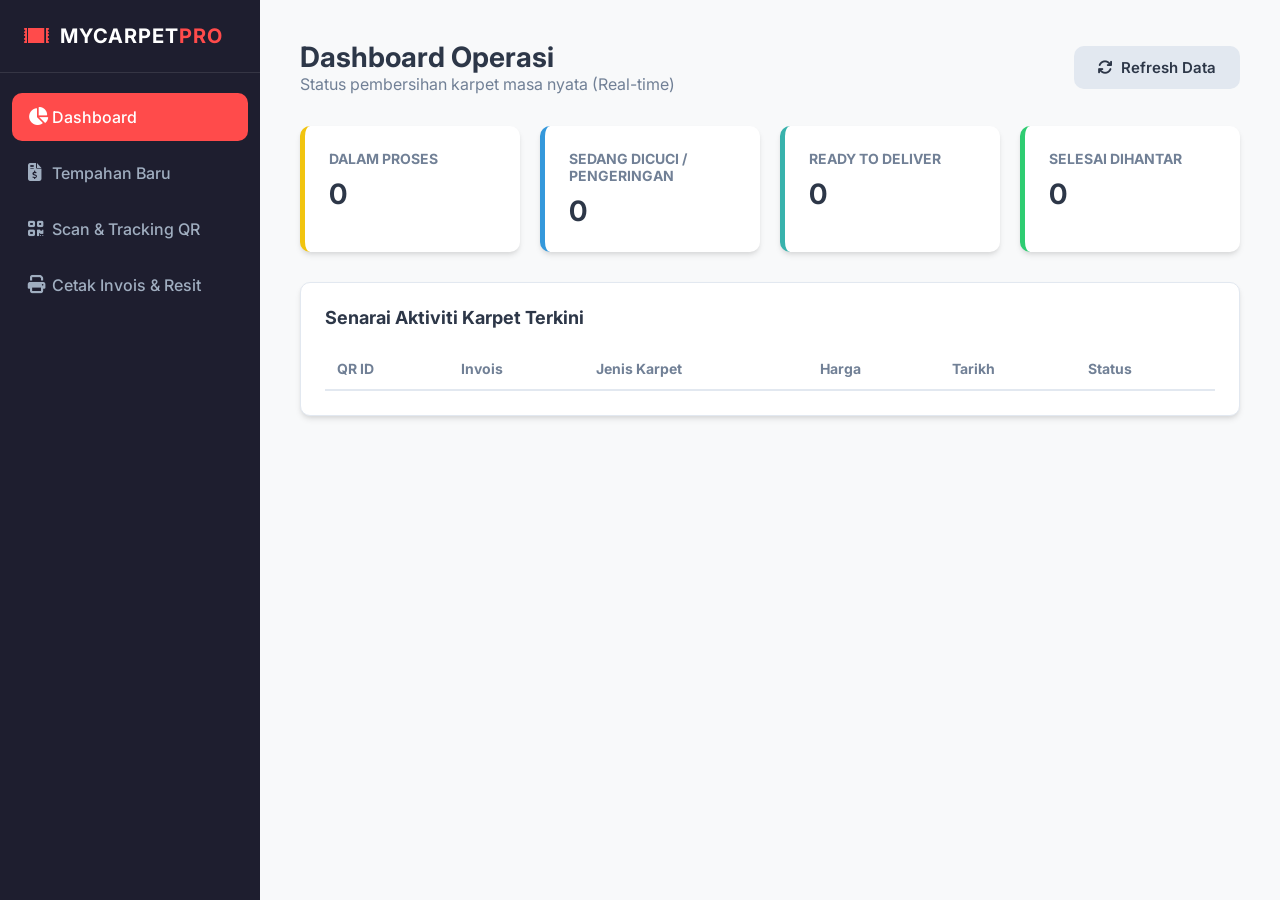
<file: MYCARPET_PRO_index_updated_invoice.html>
<!DOCTYPE html>
<html lang="ms">
<head>
<meta charset="UTF-8">
<meta name="viewport" content="width=device-width, initial-scale=1.0">
<title>MYCARPET PRO v2.0</title>

<link rel="preconnect" href="https://fonts.googleapis.com">
<link rel="preconnect" href="https://fonts.gstatic.com" crossorigin>
<link href="https://fonts.googleapis.com/css2?family=Inter:wght@400;500;600;700&display=swap" rel="stylesheet">
<link rel="stylesheet" href="https://cdnjs.cloudflare.com/ajax/libs/font-awesome/6.5.2/css/all.min.css">

<style>
:root{
    --primary-red:#ff4b4b;
    --primary-dark:#1e1e2f;
    --sidebar-width:260px;
    --bg-light:#f8f9fa;
    --text-dark:#2d3748;
    --text-muted:#718096;
    --border-color:#e2e8f0;
    --success:#2ecc71;
    --warning:#f1c40f;
    --info:#3498db;
    --radius:10px;
    --shadow:0 4px 6px -1px rgba(0,0,0,.10),0 2px 4px -1px rgba(0,0,0,.06);
}
*{box-sizing:border-box;margin:0;padding:0;font-family:'Inter',sans-serif}
body{background:var(--bg-light);color:var(--text-dark);display:flex;min-height:100vh;overflow-x:hidden}
#loadingOverlay{
    position:fixed;inset:0;background:rgba(255,255,255,.88);z-index:9999;
    display:flex;flex-direction:column;align-items:center;justify-content:center
}
.spinner{width:50px;height:50px;border:5px solid var(--border-color);border-top-color:var(--primary-red);border-radius:50%;animation:spin 1s linear infinite}
@keyframes spin{to{transform:rotate(360deg)}}
aside{
    width:var(--sidebar-width);background:var(--primary-dark);color:#fff;position:fixed;
    top:0;bottom:0;left:0;display:flex;flex-direction:column;z-index:100;transition:.3s
}
.sidebar-brand{padding:24px;font-size:20px;font-weight:700;letter-spacing:1px;border-bottom:1px solid rgba(255,255,255,.1);color:var(--primary-red);display:flex;align-items:center;gap:10px}
.sidebar-brand span{color:#fff}
.sidebar-brand .brand-red{color:var(--primary-red)}
.sidebar-menu{list-style:none;padding:20px 12px;display:flex;flex-direction:column;gap:8px}
.menu-item{display:flex;align-items:center;padding:14px 16px;color:#a0aec0;text-decoration:none;border-radius:var(--radius);font-weight:500;cursor:pointer;transition:.2s}
.menu-item i{width:24px;font-size:18px}
.menu-item:hover,.menu-item.active{background:var(--primary-red);color:#fff}
main{margin-left:var(--sidebar-width);flex-grow:1;padding:40px;width:calc(100% - var(--sidebar-width));transition:.3s}
header{margin-bottom:32px;display:flex;justify-content:space-between;align-items:center;gap:20px}
header h1{font-size:28px;font-weight:700}
.tab-content{display:none}.tab-content.active{display:block}
.card{background:#fff;border-radius:var(--radius);padding:24px;box-shadow:var(--shadow);margin-bottom:24px;border:1px solid var(--border-color)}
.form-group{margin-bottom:20px}.form-group label{display:block;margin-bottom:8px;font-weight:600;font-size:14px}
.form-control{width:100%;padding:12px 16px;border:1px solid var(--border-color);border-radius:var(--radius);font-size:15px;outline:none;transition:border-color .2s;background:#fff}
.form-control:focus{border-color:var(--primary-red)}
.row{display:flex;gap:20px;flex-wrap:wrap}.col{flex:1;min-width:250px}
.btn{padding:12px 24px;border:none;border-radius:var(--radius);font-weight:600;cursor:pointer;display:inline-flex;align-items:center;justify-content:center;gap:8px;font-size:15px;transition:opacity .2s}
.btn:hover{opacity:.9}.btn-primary{background:var(--primary-red);color:#fff}.btn-secondary{background:#e2e8f0;color:var(--text-dark)}.btn-success{background:var(--success);color:#fff}.btn-danger{background:#e53e3e;color:#fff}.btn-info{background:var(--info);color:#fff}
.badge{padding:6px 12px;border-radius:20px;font-size:12px;font-weight:600;text-transform:uppercase;display:inline-block}
.badge-proses{background:#ffeeb2;color:#8a6500}.badge-cuci{background:#ebf8ff;color:#2b6cb0}.badge-ready{background:#e6fffa;color:#234e52}.badge-selesai{background:#c6f6d5;color:#22543d}
.metrics-grid{display:grid;grid-template-columns:repeat(auto-fit,minmax(220px,1fr));gap:20px;margin-bottom:30px}
.metric-card{background:#fff;padding:24px;border-radius:var(--radius);box-shadow:var(--shadow);border-left:5px solid var(--primary-red)}
.metric-card h3{font-size:14px;color:var(--text-muted);text-transform:uppercase;margin-bottom:10px}.metric-card p{font-size:28px;font-weight:700}
.table-wrap{overflow-x:auto}.data-table{width:100%;border-collapse:collapse;text-align:left;min-width:720px}
.data-table th{padding:12px;border-bottom:2px solid var(--border-color);color:var(--text-muted);font-size:14px}
.data-table td{padding:12px;border-bottom:1px solid var(--border-color);vertical-align:top}
.info-box{background:#edf6ff;padding:14px 16px;border-radius:var(--radius);margin-bottom:18px;line-height:1.5}
.invoice-summary{display:grid;grid-template-columns:repeat(4,1fr);gap:12px;margin-top:18px}
.summary-box{background:#f8fafc;border:1px solid var(--border-color);padding:15px;border-radius:10px}
.summary-box small{display:block;color:var(--text-muted);margin-bottom:5px}.summary-box strong{font-size:18px}
.invoice-preview{background:#fff;border:1px solid #dfe5ec;border-radius:10px;padding:28px;margin-top:20px}
.invoice-head{display:flex;justify-content:space-between;gap:20px;border-bottom:2px solid #222;padding-bottom:18px;margin-bottom:18px}
.invoice-title{font-size:25px;font-weight:700}.invoice-table{width:100%;border-collapse:collapse;margin-top:18px}
.invoice-table th,.invoice-table td{padding:10px;border-bottom:1px solid #ddd;text-align:left}.invoice-table th:last-child,.invoice-table td:last-child{text-align:right}
.invoice-total{margin-left:auto;width:320px;max-width:100%;margin-top:20px}.invoice-total div{display:flex;justify-content:space-between;padding:7px 0}
.invoice-total .grand{font-size:20px;font-weight:700;border-top:2px solid #222;margin-top:5px;padding-top:10px}
.muted{color:var(--text-muted)}
.mobile-menu{display:none}
@media(max-width:992px){
    aside{left:calc(-1 * var(--sidebar-width))}
    body.sidebar-open aside{left:0}
    main{margin-left:0;width:100%;padding:20px}
    .mobile-menu{display:inline-flex}
    header{align-items:flex-start}
    .invoice-summary{grid-template-columns:repeat(2,1fr)}
}
@media(max-width:600px){
    main{padding:14px}
    .card{padding:16px}
    header h1{font-size:23px}
    .row{display:block}
    .col{min-width:0}
    .invoice-summary{grid-template-columns:1fr}
    .btn{width:100%}
    .invoice-head{display:block}
}
@media print{
    body{display:block;background:#fff}
    aside,.mobile-menu,#loadingOverlay,.no-print{display:none!important}
    main{margin:0;width:100%;padding:0}
    .tab-content{display:none!important}
    #invoice.active{display:block!important}
    #invoice .card:not(.print-area){display:none}
    .print-area{box-shadow:none;border:none;margin:0;padding:0}
}
</style>
</head>

<body>
<div id="loadingOverlay">
    <div class="spinner"></div>
    <p style="margin-top:15px;font-weight:500;color:var(--text-muted)">Memuat turun data sistem...</p>
</div>

<aside>
    <div class="sidebar-brand">
        <i class="fa-solid fa-rug"></i>
        <span>MYCARPET<span class="brand-red">PRO</span></span>
    </div>
    <ul class="sidebar-menu">
        <li class="menu-item active" onclick="switchTab('dashboard')"><i class="fa-solid fa-chart-pie"></i> Dashboard</li>
        <li class="menu-item" onclick="switchTab('tempahan')"><i class="fa-solid fa-file-invoice-dollar"></i> Tempahan Baru</li>
        <li class="menu-item" onclick="switchTab('tracking')"><i class="fa-solid fa-qrcode"></i> Scan & Tracking QR</li>
        <li class="menu-item" onclick="switchTab('invoice')"><i class="fa-solid fa-print"></i> Cetak Invois & Resit</li>
    </ul>
</aside>

<main>
    <!-- DASHBOARD: kekalkan reka bentuk asal -->
    <section id="dashboard" class="tab-content active">
        <header>
            <div>
                <h1>Dashboard Operasi</h1>
                <p style="color:var(--text-muted)">Status pembersihan karpet masa nyata (Real-time)</p>
            </div>
            <div style="display:flex;gap:10px">
                <button class="btn btn-secondary mobile-menu" onclick="document.body.classList.toggle('sidebar-open')"><i class="fa-solid fa-bars"></i></button>
                <button class="btn btn-secondary" onclick="fetchDataDariAPI()"><i class="fa-solid fa-sync"></i> Refresh Data</button>
            </div>
        </header>

        <div class="metrics-grid">
            <div class="metric-card" style="border-left-color:#f1c40f"><h3>Dalam Proses</h3><p id="countProses">0</p></div>
            <div class="metric-card" style="border-left-color:#3498db"><h3>Sedang Dicuci / Pengeringan</h3><p id="countCuci">0</p></div>
            <div class="metric-card" style="border-left-color:#38b2ac"><h3>Ready To Deliver</h3><p id="countReady">0</p></div>
            <div class="metric-card" style="border-left-color:#2ecc71"><h3>Selesai Dihantar</h3><p id="countSelesai">0</p></div>
        </div>

        <div class="card">
            <h2 style="margin-bottom:20px;font-size:18px">Senarai Aktiviti Karpet Terkini</h2>
            <div class="table-wrap">
                <table class="data-table">
                    <thead><tr><th>QR ID</th><th>Invois</th><th>Jenis Karpet</th><th>Harga</th><th>Tarikh</th><th>Status</th></tr></thead>
                    <tbody id="dashboardTableBody"></tbody>
                </table>
            </div>
        </div>
    </section>

    <!-- TEMPAHAN BARU: reka bentuk asal dikekalkan, lookup diperbaiki -->
    <section id="tempahan" class="tab-content">
        <header>
            <div><h1>Borang Tempahan Baru</h1><p style="color:var(--text-muted)">Daftar kemasukan karpet pelanggan</p></div>
        </header>

        <div class="card">
            <h3 style="margin-bottom:20px;border-bottom:1px solid var(--border-color);padding-bottom:10px">1. Maklumat Pelanggan</h3>
            <div class="form-group">
                <label>Jenis Pelanggan</label>
                <div style="display:flex;gap:20px;margin-bottom:15px">
                    <label style="font-weight:500"><input type="radio" name="custType" value="lama" checked onchange="toggleCustomerType()"> Pelanggan Sedia Ada</label>
                    <label style="font-weight:500"><input type="radio" name="custType" value="baru" onchange="toggleCustomerType()"> Pelanggan Baru</label>
                </div>
            </div>

            <div id="secCustLama" class="form-group">
                <label>Pilih Pelanggan Sedia Ada</label>
                <select id="optPelanggan" class="form-control" onchange="loadCustomerDetails()">
                    <option value="">-- Sila Pilih Pelanggan --</option>
                </select>
            </div>

            <div id="secCustBaru" style="display:none">
                <div class="row">
                    <div class="col form-group"><label>Nama Penuh</label><input type="text" id="custNama" class="form-control" placeholder="Contoh: Ahmad"></div>
                    <div class="col form-group"><label>No. Telefon WhatsApp</label><input type="text" id="custTel" class="form-control" placeholder="Contoh: 60123456789"></div>
                </div>
                <div class="row">
                    <div class="col form-group" style="flex:2"><label>Alamat Rumah</label><input type="text" id="custAlamat" class="form-control" placeholder="No, Jalan, Taman..."></div>
                    <div class="col form-group"><label>Daerah</label><input type="text" id="custDaerah" class="form-control" placeholder="Contoh: Kulim"></div>
                </div>
            </div>
        </div>

        <div class="card">
            <h3 style="margin-bottom:20px;border-bottom:1px solid var(--border-color);padding-bottom:10px">2. Perincian Item Karpet</h3>

            <div class="info-box">
                Pilih <strong>KOD</strong> seperti <strong>CK 7X10</strong>.
                Sistem akan mengambil <strong>JENIS CARPET</strong> dan <strong>HARGA OPEN</strong>
                terus daripada tab <strong>SENARAI_HARGA</strong>.
            </div>

            <div id="carpetItemsContainer"></div>

            <button class="btn btn-secondary" style="margin-top:15px" onclick="addCarpetRow()">
                <i class="fa-solid fa-plus"></i> Tambah Helai Karpet
            </button>

            <div style="margin-top:30px;border-top:2px dashed var(--border-color);padding-top:20px;text-align:right">
                <span style="font-size:18px;font-weight:600;margin-right:20px">
                    Jumlah Kasar Keseluruhan:
                    <span style="color:var(--primary-red);font-size:24px" id="grandTotalLabel">RM 0.00</span>
                </span>
                <button class="btn btn-success" onclick="simpanTempahanKeSheets()">
                    <i class="fa-solid fa-cloud-upload-alt"></i> Proses & Simpan Tempahan
                </button>
            </div>
        </div>
    </section>

    <!-- TRACKING -->
    <section id="tracking" class="tab-content">
        <header>
            <div>
                <h1>Scan & Tracking System</h1>
                <p style="color:var(--text-muted)">Hanya karpet yang masih aktif dipaparkan.</p>
            </div>
        </header>

        <div class="card">
            <div class="form-group">
                <label>Cari No. Invois / Alamat Pelanggan</label>
                <select id="trackingInvoiceSelect" class="form-control" onchange="executeGlobalSearch()">
                    <option value="">-- Semua Karpet Aktif --</option>
                </select>
            </div>

            <div class="row">
                <div class="col form-group">
                    <label>Cari QR ID</label>
                    <input type="text" id="searchBox" class="form-control" oninput="executeGlobalSearch()" placeholder="Contoh: INV1001-2">
                </div>
                <div class="col form-group">
                    <label>Status Baharu Untuk Pukal</label>
                    <select id="batchStatusOpt" class="form-control">
                        <option value="DALAM PROSES">DALAM PROSES</option>
                        <option value="PENGERINGAN">PENGERINGAN</option>
                        <option value="READY TO DELIVER">READY TO DELIVER</option>
                        <option value="SELESAI DIHANTAR">SELESAI DIHANTAR</option>
                    </select>
                </div>
            </div>

            <div style="background:var(--bg-light);padding:15px;border-radius:var(--radius);margin-bottom:20px;display:flex;align-items:center;justify-content:space-between;flex-wrap:wrap;gap:15px">
                <div><strong id="checkedCountLabel">0 item dipilih</strong> untuk pertukaran status pukal.</div>
                <button class="btn btn-primary" style="padding:8px 16px" onclick="submitBatchUpdate()">
                    <i class="fa-solid fa-save"></i> Kemas Kini Pukal
                </button>
            </div>

            <div class="table-wrap">
                <table class="data-table">
                    <thead>
                        <tr>
                            <th style="width:40px"><input type="checkbox" id="masterCheck" onchange="toggleSelectAllItems(this)"></th>
                            <th>QR ID / Invois</th>
                            <th>Pelanggan / Alamat</th>
                            <th>Jenis Karpet</th>
                            <th>Harga</th>
                            <th>Status Semasa</th>
                            <th>Tindakan</th>
                        </tr>
                    </thead>
                    <tbody id="trackingTableBody"></tbody>
                </table>
            </div>
        </div>
    </section>

    <!-- INVOICE / RESIT -->
    <section id="invoice" class="tab-content">
        <header>
            <div>
                <h1>🖨️ Cetak Invois & Resit</h1>
                <p style="color:var(--text-muted)">Pilih invois aktif untuk melihat semua item, deposit dan baki.</p>
            </div>
        </header>

        <div class="card no-print">
            <div class="info-box">
                Dropdown ini menggabungkan <strong>No. Invois + Alamat Pelanggan</strong>.
                Invois akan kekal tersedia selagi masih ada karpet yang belum berstatus
                <strong>SELESAI DIHANTAR</strong>.
            </div>

            <div class="form-group">
                <label>🔍 Pilih Invoice & Alamat Pelanggan</label>
                <select id="invoiceSelect" class="form-control" onchange="renderInvoicePreview()">
                    <option value="">-- Pilih Invoice --</option>
                </select>
            </div>

            <div class="row">
                <div class="col form-group">
                    <label>Perkhidmatan Tambahan</label>
                    <input type="text" id="extraServiceName" class="form-control" placeholder="Contoh: Caj Urgen Delivery" oninput="renderInvoicePreview()">
                </div>
                <div class="col form-group">
                    <label>Harga Servis Tambahan (RM)</label>
                    <input type="number" id="extraServicePrice" class="form-control" min="0" step="0.01" value="0" oninput="renderInvoicePreview()">
                </div>
            </div>

            <div class="row">
                <button class="btn btn-primary" onclick="renderInvoicePreview()"><i class="fa-solid fa-eye"></i> Papar Invois</button>
                <button class="btn btn-secondary" onclick="printInvoice()"><i class="fa-solid fa-print"></i> Cetak / Simpan PDF</button>
                <button class="btn btn-success" onclick="copyInvoiceWhatsApp()"><i class="fa-brands fa-whatsapp"></i> Salin WhatsApp</button>
            </div>
        </div>

        <div id="invoicePreviewContainer"></div>
    </section>
</main>

<script>
/* ==========================================================
   KONFIGURASI
   ========================================================== */
const GAS_API_URL = "https://script.google.com/macros/s/AKfycbxG1fDrDHW_IRIlUEO_cxK9pkeI9xgddeUVgNq6vAlmewwp9LmwU0p8lvhElhi_-EUW/exec";

let DATA_MASTER = {
    senaraiHarga: [],
    pelanggan: [],
    tempahan: [],
    karpet: [],
    payment: []
};

let carpetRowCount = 0;

/* ==========================================================
   UTILITI
   ========================================================== */
function showLoading(status){
    const el = document.getElementById("loadingOverlay");
    if(el) el.style.display = status ? "flex" : "none";
}

function money(value){
    const n = parseFloat(String(value ?? "").replace(/RM/gi,"").replace(/,/g,"")) || 0;
    return "RM " + n.toFixed(2);
}

function norm(value){
    return String(value ?? "").trim().toUpperCase();
}

function getField(row, names, fallback=""){
    if(!row) return fallback;
    const wanted = names.map(n => norm(n));
    for(const key of Object.keys(row)){
        if(wanted.includes(norm(key))) return row[key];
    }
    return fallback;
}

function escapeHtml(value){
    return String(value ?? "")
        .replace(/&/g,"&amp;")
        .replace(/</g,"&lt;")
        .replace(/>/g,"&gt;")
        .replace(/"/g,"&quot;")
        .replace(/'/g,"&#039;");
}

function getOrderByInv(inv){
    return DATA_MASTER.tempahan.find(o => norm(getField(o,["INV NO","INV_NO","NO INVOIS"])) === norm(inv)) || {};
}

function getCustomerByOrder(order){
    const id = String(getField(order,["CUSTOMER ID","CUSTOMER_ID"])).trim();
    return DATA_MASTER.pelanggan.find(c => String(getField(c,["CUSTOMER ID","CUSTOMER_ID"])).trim() === id) || {};
}

function getCarpetInv(k){
    return String(getField(k,["INV NO","INV_NO","NO INVOIS"])).trim();
}

function getCarpetStatus(k){
    return norm(getField(k,["STATUS","STATUS KARPET"],"DALAM PROSES"));
}

function getCarpetQR(k){
    return String(getField(k,["QR ID","QR_ID"],"")).trim();
}

function getCarpetType(k){
    return String(getField(k,["JENIS","JENIS CARPET"],"CUCIAN CARPET")).trim();
}

function getCarpetPrice(k){
    return parseFloat(String(getField(k,["HARGA","HARGA OPEN"],0)).replace(/RM/gi,"").replace(/,/g,"")) || 0;
}

/* ==========================================================
   NAVIGASI
   ========================================================== */
function switchTab(tabId){
    document.querySelectorAll(".tab-content").forEach(el => el.classList.remove("active"));
    document.querySelectorAll(".menu-item").forEach(el => el.classList.remove("active"));

    const target = document.getElementById(tabId);
    if(target) target.classList.add("active");

    const map = {dashboard:0,tempahan:1,tracking:2,invoice:3};
    const items = document.querySelectorAll(".menu-item");
    if(items[map[tabId]]) items[map[tabId]].classList.add("active");

    if(tabId === "tracking") executeGlobalSearch();
    if(tabId === "invoice"){
        populateInvoiceDropdown();
        renderInvoicePreview();
    }

    if(window.innerWidth <= 992) document.body.classList.remove("sidebar-open");
}

/* ==========================================================
   DATA GOOGLE SHEETS
   ========================================================== */
function fetchDataDariAPI(){
    showLoading(true);

    const functionName = "jsonp_callback_" + Math.round(Math.random() * 1000000);

    window[functionName] = function(response){
        try{
            response = response || {};

            DATA_MASTER.senaraiHarga = Array.isArray(response.senaraiHarga) ? response.senaraiHarga : [];
            DATA_MASTER.pelanggan = Array.isArray(response.pelanggan) ? response.pelanggan : [];
            DATA_MASTER.tempahan = Array.isArray(response.tempahan) ? response.tempahan : [];
            DATA_MASTER.karpet = Array.isArray(response.karpet) ? response.karpet : [];
            DATA_MASTER.payment = Array.isArray(response.payment) ? response.payment : [];

            populateCustomerDropdown();
            renderDashboardMetrics();
            renderDashboardTable();
            resetCarpetRows();
            populateTrackingInvoiceDropdown();
            executeGlobalSearch();
            populateInvoiceDropdown();
            renderInvoicePreview();

            console.log("DATA MASTER:", DATA_MASTER);
        }catch(error){
            console.error("Ralat memproses data:", error);
            alert("Data berjaya diterima tetapi terdapat ralat memproses paparan. Semak Console jika perlu.");
        }finally{
            showLoading(false);
            cleanupJsonp(functionName);
        }
    };

    const script = document.createElement("script");
    script.id = functionName;
    script.src = GAS_API_URL + "?action=readAll&callback=" + encodeURIComponent(functionName);
    script.onerror = function(){
        console.error("Gagal menghubungi Google Apps Script.");
        alert("Gagal memuat turun data. Semak internet dan URL Google Apps Script.");
        showLoading(false);
        cleanupJsonp(functionName);
    };
    document.body.appendChild(script);
}

function cleanupJsonp(name){
    const el = document.getElementById(name);
    if(el) el.remove();
    try{ delete window[name]; }catch(e){}
}

/* ==========================================================
   PELANGGAN
   ========================================================== */
function populateCustomerDropdown(){
    const select = document.getElementById("optPelanggan");
    if(!select) return;

    select.innerHTML = "";
    const first = document.createElement("option");
    first.value = "";
    first.textContent = "-- Sila Pilih Pelanggan --";
    select.appendChild(first);

    DATA_MASTER.pelanggan.forEach(c => {
        const id = String(getField(c,["CUSTOMER ID","CUSTOMER_ID"],"")).trim();
        if(!id) return;

        const nama = String(getField(c,["NAMA"],"")).trim();
        const alamat = String(getField(c,["ALAMAT"],"Tiada Alamat")).trim();
        const daerah = String(getField(c,["DAERAH"],"")).trim();

        const opt = document.createElement("option");
        opt.value = id;
        opt.textContent = `${id} - ${alamat}${daerah ? ", " + daerah : ""}${nama ? " | " + nama : ""}`;
        select.appendChild(opt);
    });
}

function toggleCustomerType(){
    const type = document.querySelector('input[name="custType"]:checked')?.value;
    document.getElementById("secCustLama").style.display = type === "lama" ? "block" : "none";
    document.getElementById("secCustBaru").style.display = type === "baru" ? "block" : "none";

    if(type === "baru") clearCustomerFormInputs();
}

function loadCustomerDetails(){
    const id = document.getElementById("optPelanggan").value;
    const match = DATA_MASTER.pelanggan.find(c => String(getField(c,["CUSTOMER ID","CUSTOMER_ID"])).trim() === id);
    if(!match) return;

    document.getElementById("custNama").value = getField(match,["NAMA"],"");
    document.getElementById("custTel").value = getField(match,["TELEFON","NO TELEFON"],"");
    document.getElementById("custAlamat").value = getField(match,["ALAMAT"],"");
    document.getElementById("custDaerah").value = getField(match,["DAERAH"],"");
}

function clearCustomerFormInputs(){
    ["custNama","custTel","custAlamat","custDaerah"].forEach(id => {
        const el = document.getElementById(id);
        if(el) el.value = "";
    });
    const opt = document.getElementById("optPelanggan");
    if(opt) opt.value = "";
}

/* ==========================================================
   SENARAI_HARGA -> TEMPAHAN BARU
   PENTING: TIDAK lagi memasukkan JENIS CARPET ke dalam
   data-desc HTML. Ini membaiki masalah tanda " pada 4" X 6".
   ========================================================== */
function buildPriceOptions(select){
    select.innerHTML = "";

    const empty = document.createElement("option");
    empty.value = "";
    empty.textContent = "-- Pilih Kod Produk --";
    select.appendChild(empty);

    DATA_MASTER.senaraiHarga.forEach(p => {
        const kod = String(getField(p,["KOD"],"")).trim().toUpperCase();
        const jenis = String(getField(p,["JENIS CARPET"],"TIADA NAMA")).trim();
        const harga = parseFloat(String(getField(p,["HARGA OPEN"],0)).replace(/RM/gi,"").replace(/,/g,"")) || 0;

        if(!kod) return;

        const opt = document.createElement("option");
        opt.value = kod;
        opt.textContent = `${kod} - ${jenis}`;
        opt.dataset.price = String(harga);

        // Simpan data selamat pada object DOM, bukan HTML attribute.
        opt._mycarpet = {kod, jenis, harga};

        select.appendChild(opt);
    });

    const custom = DATA_MASTER.senaraiHarga.find(p => norm(getField(p,["KOD"])) === "CUSTOM");
    if(!custom){
        // CUSTOM masih boleh digunakan secara manual walaupun tiada di sheet.
        const opt = document.createElement("option");
        opt.value = "CUSTOM";
        opt.textContent = "CUSTOM - Saiz / Harga Manual";
        opt.dataset.price = "0";
        opt._mycarpet = {kod:"CUSTOM",jenis:"CUSTOM",harga:0};
        select.appendChild(opt);
    }
}

function resetCarpetRows(){
    const container = document.getElementById("carpetItemsContainer");
    if(!container) return;
    container.innerHTML = "";
    carpetRowCount = 0;
    addCarpetRow();
}

function addCarpetRow(){
    carpetRowCount++;

    const container = document.getElementById("carpetItemsContainer");
    if(!container) return;

    const rowId = "carpetRow_" + carpetRowCount;

    const row = document.createElement("div");
    row.className = "row card-item-row";
    row.id = rowId;
    row.style.cssText = "padding:15px;background:#fcfcfc;border:1px solid #edf2f7;border-radius:8px;margin-bottom:12px;position:relative;";

    const codeCol = document.createElement("div");
    codeCol.className = "col form-group";
    codeCol.style.flex = "1.7";

    const codeLabel = document.createElement("label");
    codeLabel.textContent = "Kod Karpet / Jenis";
    codeCol.appendChild(codeLabel);

    const select = document.createElement("select");
    select.className = "form-control select-kod-karpet";
    buildPriceOptions(select);
    select.addEventListener("change", () => handleCarpetCodeSelection(rowId));
    codeCol.appendChild(select);

    const jenisInfo = document.createElement("div");
    jenisInfo.className = "jenis-vlookup-info";
    jenisInfo.style.cssText = "margin-top:8px;padding:8px 10px;border-radius:7px;background:#edf6ff;color:#2b6cb0;font-size:13px;min-height:36px;";
    jenisInfo.textContent = "Jenis dan harga akan diambil daripada SENARAI_HARGA.";
    codeCol.appendChild(jenisInfo);

    const qtyCol = document.createElement("div");
    qtyCol.className = "col form-group";
    qtyCol.style.maxWidth = "120px";
    const qtyLabel = document.createElement("label");
    qtyLabel.textContent = "Qty";
    const qty = document.createElement("input");
    qty.type = "number"; qty.min = "1"; qty.step = "1"; qty.value = "1";
    qty.className = "form-control inp-qty";
    qty.addEventListener("input", () => calculateGrandTotal());
    qtyCol.append(qtyLabel, qty);

    const customCol = document.createElement("div");
    customCol.className = "col form-group sub-custom-dimensions";
    customCol.style.cssText = "display:none;max-width:260px";
    const customLabel = document.createElement("label");
    customLabel.textContent = "Dimensi Lebar x Panjang (Kaki)";
    const dimWrap = document.createElement("div");
    dimWrap.style.cssText = "display:flex;gap:5px;align-items:center";
    const width = document.createElement("input");
    width.type="number"; width.min="0"; width.className="form-control inp-width"; width.placeholder="L";
    const x = document.createElement("span"); x.textContent="x";
    const height = document.createElement("input");
    height.type="number"; height.min="0"; height.className="form-control inp-height"; height.placeholder="P";
    width.addEventListener("input",()=>calculateRowTotalPrice(rowId));
    height.addEventListener("input",()=>calculateRowTotalPrice(rowId));
    dimWrap.append(width,x,height);
    customCol.append(customLabel,dimWrap);

    const priceCol = document.createElement("div");
    priceCol.className = "col form-group";
    priceCol.style.maxWidth = "160px";
    const priceLabel = document.createElement("label");
    priceLabel.textContent = "Harga Sehelai (RM)";
    const price = document.createElement("input");
    price.type="number"; price.step="0.01"; price.min="0"; price.value="0.00";
    price.className="form-control inp-harga-final";
    price.style.fontWeight="600";
    price.addEventListener("input",()=>calculateGrandTotal());
    priceCol.append(priceLabel,price);

    const deleteCol = document.createElement("div");
    deleteCol.style.cssText = "display:flex;align-items:center;margin-top:5px";
    const del = document.createElement("button");
    del.type="button";
    del.className="btn btn-danger";
    del.style.padding="10px 12px";
    del.innerHTML='<i class="fa-solid fa-trash"></i>';
    del.addEventListener("click",()=>removeCarpetRow(rowId));
    deleteCol.appendChild(del);

    row.append(codeCol,qtyCol,customCol,priceCol,deleteCol);
    container.appendChild(row);
}

function handleCarpetCodeSelection(rowId){
    const row = document.getElementById(rowId);
    if(!row) return;

    const select = row.querySelector(".select-kod-karpet");
    const price = row.querySelector(".inp-harga-final");
    const custom = row.querySelector(".sub-custom-dimensions");
    const info = row.querySelector(".jenis-vlookup-info");

    const opt = select.options[select.selectedIndex];
    const data = opt?._mycarpet || {kod:"",jenis:"",harga:0};

    if(select.value === "CUSTOM"){
        custom.style.display = "block";
        info.textContent = "CUSTOM: masukkan saiz. Harga boleh ditaip manual.";
        price.value = "0.00";
        calculateRowTotalPrice(rowId);
        return;
    }

    custom.style.display = "none";

    // VLOOKUP sebenar: KOD -> JENIS CARPET + HARGA OPEN
    info.innerHTML = `<strong>${escapeHtml(data.jenis || "Tiada jenis")}</strong><br>Harga Open: <strong>${money(data.harga)}</strong>`;
    price.value = Number(data.harga || 0).toFixed(2);

    calculateGrandTotal();
}

function calculateRowTotalPrice(rowId){
    const row = document.getElementById(rowId);
    if(!row) return;

    const select = row.querySelector(".select-kod-karpet");
    if(select.value !== "CUSTOM") return;

    const w = parseFloat(row.querySelector(".inp-width").value) || 0;
    const h = parseFloat(row.querySelector(".inp-height").value) || 0;
    row.querySelector(".inp-harga-final").value = (w * h * 2.50).toFixed(2);
    calculateGrandTotal();
}

function calculateGrandTotal(){
    let total = 0;
    document.querySelectorAll(".card-item-row").forEach(row=>{
        const qty = parseFloat(row.querySelector(".inp-qty")?.value) || 1;
        const price = parseFloat(row.querySelector(".inp-harga-final")?.value) || 0;
        total += qty * price;
    });
    const label = document.getElementById("grandTotalLabel");
    if(label) label.textContent = money(total);
}

function removeCarpetRow(rowId){
    const rows = document.querySelectorAll(".card-item-row");
    if(rows.length <= 1){
        alert("Sistem memerlukan sekurang-kurangnya satu (1) item karpet.");
        return;
    }
    document.getElementById(rowId)?.remove();
    calculateGrandTotal();
}

/* ==========================================================
   SIMPAN TEMPAHAN
   ========================================================== */
function simpanTempahanKeSheets(){
    const isNewCust = document.querySelector('input[name="custType"]:checked')?.value === "baru";

    const customer = {
        id: isNewCust ? "" : document.getElementById("optPelanggan").value,
        nama: document.getElementById("custNama").value.trim(),
        telefon: document.getElementById("custTel").value.trim(),
        alamat: document.getElementById("custAlamat").value.trim(),
        daerah: document.getElementById("custDaerah").value.trim()
    };

    if(!customer.nama || !customer.telefon || !customer.alamat){
        alert("Sila isi lengkap maklumat pelanggan.");
        return;
    }

    const items = [];
    let valid = true;

    document.querySelectorAll(".card-item-row").forEach(row=>{
        const select = row.querySelector(".select-kod-karpet");
        if(!select.value){
            valid = false;
            return;
        }

        const opt = select.options[select.selectedIndex];
        const data = opt?._mycarpet || {};
        const qty = Math.max(1,parseInt(row.querySelector(".inp-qty").value || "1",10));
        const harga = parseFloat(row.querySelector(".inp-harga-final").value) || 0;

        let jenis = data.jenis || "";
        if(select.value === "CUSTOM"){
            const w = row.querySelector(".inp-width").value || 0;
            const h = row.querySelector(".inp-height").value || 0;
            jenis = `CUSTOM (${w} x ${h} Kaki)`;
        }

        items.push({
            kod: select.value,
            jenis: jenis,
            harga: harga,
            qty: qty
        });
    });

    if(!valid || !items.length){
        alert("Pastikan semua kod karpet telah dipilih.");
        return;
    }

    showLoading(true);

    fetch(GAS_API_URL,{
        method:"POST",
        mode:"no-cors",
        headers:{"Content-Type":"application/json"},
        body:JSON.stringify({
            action:"createOrder",
            isNewCustomer:isNewCust,
            customer:customer,
            items:items
        })
    })
    .then(()=>{
        alert("Tempahan baru telah berjaya dihantar.");
        binaSalinanTeksWhatsApp(customer,items);
        clearCustomerFormInputs();
        resetCarpetRows();
        fetchDataDariAPI();
        switchTab("dashboard");
    })
    .catch(err=>{
        console.error(err);
        alert("Terdapat ralat semasa menyimpan data.");
    })
    .finally(()=>showLoading(false));
}

function binaSalinanTeksWhatsApp(cust,items){
    let total = 0;
    let list = "";

    items.forEach((item,index)=>{
        const subtotal = item.qty * item.harga;
        list += `${index+1}. ${item.jenis} x${item.qty} (RM${subtotal.toFixed(2)})\n`;
        total += subtotal;
    });

    const mesej =
`*MYCARPET PRO v2.0 - NOTIFIKASI TEMPAHAN*

Halo *${cust.nama.toUpperCase()}*,
Tempahan karpet anda telah didaftarkan.

*Perincian:*
${list}
*Jumlah Anggaran:* RM${total.toFixed(2)}

Terima kasih!`;

    if(navigator.clipboard){
        navigator.clipboard.writeText(mesej).catch(()=>{});
    }
}

/* ==========================================================
   DASHBOARD
   ========================================================== */
function renderDashboardMetrics(){
    let p=0,c=0,r=0,s=0;

    DATA_MASTER.karpet.forEach(k=>{
        const st=getCarpetStatus(k);
        if(st==="DALAM PROSES") p++;
        else if(st==="SEDANG DICUCI" || st==="PENGERINGAN") c++;
        else if(st==="READY TO DELIVER") r++;
        else if(st==="SELESAI" || st==="SELESAI DIHANTAR" || st==="DELIVERED") s++;
    });

    document.getElementById("countProses").textContent=p;
    document.getElementById("countCuci").textContent=c;
    document.getElementById("countReady").textContent=r;
    document.getElementById("countSelesai").textContent=s;
}

function renderDashboardTable(){
    const tbody=document.getElementById("dashboardTableBody");
    tbody.innerHTML="";

    const rows=DATA_MASTER.karpet.slice(-10).reverse();

    if(!rows.length){
        tbody.innerHTML='<tr><td colspan="6" style="padding:15px;text-align:center">Tiada rekod data.</td></tr>';
        return;
    }

    rows.forEach(k=>{
        const st=getCarpetStatus(k);
        const badge = st==="READY TO DELIVER" ? "badge-ready" :
                      (st==="SELESAI" || st==="SELESAI DIHANTAR" || st==="DELIVERED") ? "badge-selesai" :
                      (st==="PENGERINGAN" || st==="SEDANG DICUCI") ? "badge-cuci" : "badge-proses";

        const tr=document.createElement("tr");
        tr.innerHTML=
            `<td><strong>${escapeHtml(getCarpetQR(k))}</strong></td>`+
            `<td>${escapeHtml(getCarpetInv(k))}</td>`+
            `<td>${escapeHtml(getCarpetType(k))}</td>`+
            `<td>${money(getCarpetPrice(k))}</td>`+
            `<td>${escapeHtml(String(getField(k,["TARIKH"],"")).split("T")[0] || "-")}</td>`+
            `<td><span class="badge ${badge}">${escapeHtml(st || "-")}</span></td>`;
        tbody.appendChild(tr);
    });
}

/* ==========================================================
   TRACKING: HANYA 3 STATUS AKTIF
   ========================================================== */
const ACTIVE_SCAN_STATUSES = new Set(["DALAM PROSES","PENGERINGAN","READY TO DELIVER"]);

function populateTrackingInvoiceDropdown(){
    const select=document.getElementById("trackingInvoiceSelect");
    if(!select) return;

    const current=select.value;
    select.innerHTML="";
    const first=document.createElement("option");
    first.value="";
    first.textContent="-- Semua Karpet Aktif --";
    select.appendChild(first);

    const seen=new Set();

    DATA_MASTER.karpet.forEach(k=>{
        const st=getCarpetStatus(k);
        if(!ACTIVE_SCAN_STATUSES.has(st)) return;

        const inv=getCarpetInv(k);
        if(!inv || seen.has(inv)) return;
        seen.add(inv);

        const order=getOrderByInv(inv);
        const cust=getCustomerByOrder(order);
        const alamat=String(getField(cust,["ALAMAT"],"Tiada Alamat")).trim();
        const nama=String(getField(cust,["NAMA"],"")).trim();

        const opt=document.createElement("option");
        opt.value=inv;
        opt.textContent=`${inv} — ${alamat}${nama ? " | " + nama : ""}`;
        select.appendChild(opt);
    });

    if([...select.options].some(o=>o.value===current)) select.value=current;
}

function executeGlobalSearch(){
    const tbody=document.getElementById("trackingTableBody");
    if(!tbody) return;

    tbody.innerHTML="";

    const selectedInv=document.getElementById("trackingInvoiceSelect")?.value || "";
    const qrKw=(document.getElementById("searchBox")?.value || "").trim().toLowerCase();

    let filtered=DATA_MASTER.karpet.filter(k=>{
        const st=getCarpetStatus(k);

        // Selesai dihantar terus hilang dari Scan.
        if(!ACTIVE_SCAN_STATUSES.has(st)) return false;

        const inv=getCarpetInv(k);
        const qr=getCarpetQR(k);

        if(selectedInv && norm(inv)!==norm(selectedInv)) return false;
        if(qrKw && !qr.toLowerCase().includes(qrKw) && !inv.toLowerCase().includes(qrKw)) return false;

        return true;
    });

    if(!filtered.length){
        tbody.innerHTML='<tr><td colspan="7" style="padding:20px;text-align:center;color:var(--text-muted)">Tiada hasil karpet aktif.</td></tr>';
        updateCheckedCounter();
        return;
    }

    filtered.reverse().forEach(k=>{
        const inv=getCarpetInv(k);
        const order=getOrderByInv(inv);
        const cust=getCustomerByOrder(order);

        const nama=String(getField(cust,["NAMA"],"TIADA DATA NAMA")).trim().toUpperCase();
        const alamat=String(getField(cust,["ALAMAT"],"-")).trim();
        const qr=getCarpetQR(k);
        const st=getCarpetStatus(k);

        const tr=document.createElement("tr");
        tr.innerHTML=
            `<td><input type="checkbox" class="row-checkbox" value="${escapeHtml(qr)}"></td>`+
            `<td><strong style="color:var(--primary-red)">${escapeHtml(qr)}</strong><br><small>Invois: ${escapeHtml(inv)}</small></td>`+
            `<td><strong>${escapeHtml(nama)}</strong><br><small>${escapeHtml(alamat)}</small></td>`+
            `<td>${escapeHtml(getCarpetType(k))}</td>`+
            `<td>${money(getCarpetPrice(k))}</td>`+
            `<td><span class="badge ${st==="READY TO DELIVER"?"badge-ready":st==="PENGERINGAN"?"badge-cuci":"badge-proses"}">${escapeHtml(st)}</span></td>`+
            `<td style="text-align:center"><button class="btn btn-secondary" style="padding:7px 10px" onclick="tukarStatusSingleItem(${JSON.stringify(qr)})"><i class="fa-solid fa-edit"></i></button></td>`;

        tbody.appendChild(tr);
    });

    document.querySelectorAll(".row-checkbox").forEach(cb=>cb.addEventListener("change",updateCheckedCounter));
    updateCheckedCounter();
}

function toggleSelectAllItems(master){
    document.querySelectorAll(".row-checkbox").forEach(cb=>cb.checked=master.checked);
    updateCheckedCounter();
}

function updateCheckedCounter(){
    const count=document.querySelectorAll(".row-checkbox:checked").length;
    const el=document.getElementById("checkedCountLabel");
    if(el) el.textContent=`${count} item dipilih`;
}

function tukarStatusSingleItem(qrId){
    const current=DATA_MASTER.karpet.find(k=>getCarpetQR(k)===qrId);
    const oldStatus=current ? getCarpetStatus(current) : "";

    const statusBaru=prompt(
        `Status semasa: ${oldStatus}\n\nMasukkan status baharu:\nDALAM PROSES\nPENGERINGAN\nREADY TO DELIVER\nSELESAI DIHANTAR`,
        oldStatus
    );

    if(!statusBaru) return;

    const normalized=norm(statusBaru);
    const allowed=["DALAM PROSES","PENGERINGAN","READY TO DELIVER","SELESAI DIHANTAR"];

    if(!allowed.includes(normalized)){
        alert("Status tidak sah.");
        return;
    }

    updateStatuses([qrId],normalized);
}

function submitBatchUpdate(){
    const ids=[...document.querySelectorAll(".row-checkbox:checked")].map(cb=>cb.value);
    if(!ids.length){
        alert("Sila pilih sekurang-kurangnya satu item.");
        return;
    }

    const status=document.getElementById("batchStatusOpt").value;
    updateStatuses(ids,status);
}

function updateStatuses(qrIds,status){
    showLoading(true);

    fetch(GAS_API_URL,{
        method:"POST",
        mode:"no-cors",
        headers:{"Content-Type":"application/json"},
        body:JSON.stringify({action:"updateBatchStatus",qrIds:qrIds,status:status})
    })
    .then(()=>{
        alert("Status berjaya dikemas kini.");
        const master=document.getElementById("masterCheck");
        if(master) master.checked=false;
        fetchDataDariAPI();
    })
    .catch(err=>{
        console.error(err);
        alert("Gagal mengemas kini status.");
    })
    .finally(()=>showLoading(false));
}

/* ==========================================================
   INVOICE / RESIT
   Logik diadaptasi daripada menu_invoice.py:
   - Tempahan
   - Karpet
   - Pelanggan
   - Payment
   - Invoice + alamat dalam dropdown
   - Multi-item
   - Deposit
   - Servis tambahan
   - Print / Save PDF
   ========================================================== */
function getActiveInvoiceNumbers(){
    const active=new Set();

    DATA_MASTER.karpet.forEach(k=>{
        const inv=getCarpetInv(k);
        const st=getCarpetStatus(k);
        if(inv && st!=="SELESAI DIHANTAR" && st!=="DELIVERED") active.add(inv);
    });

    // Jika tab Karpet kosong tetapi Tempahan ada, masih boleh pilih invoice.
    if(!active.size){
        DATA_MASTER.tempahan.forEach(o=>{
            const inv=String(getField(o,["INV NO","INV_NO","NO INVOIS"],"")).trim();
            if(inv) active.add(inv);
        });
    }

    return [...active];
}

function populateInvoiceDropdown(){
    const select=document.getElementById("invoiceSelect");
    if(!select) return;

    const current=select.value;
    select.innerHTML="";

    const first=document.createElement("option");
    first.value="";
    first.textContent="-- Pilih Invoice --";
    select.appendChild(first);

    getActiveInvoiceNumbers().sort().forEach(inv=>{
        const order=getOrderByInv(inv);
        const cust=getCustomerByOrder(order);
        const alamat=String(getField(cust,["ALAMAT"],"-")).trim();
        const nama=String(getField(cust,["NAMA"],"")).trim();

        const opt=document.createElement("option");
        opt.value=inv;
        opt.textContent=`${inv} | ${alamat}${nama ? " | " + nama : ""}`;
        select.appendChild(opt);
    });

    if([...select.options].some(o=>o.value===current)) select.value=current;
}

function getInvoiceItems(inv){
    return DATA_MASTER.karpet
        .filter(k=>norm(getCarpetInv(k))===norm(inv))
        .map(k=>({
            nama:getCarpetType(k),
            qr:getCarpetQR(k),
            qty:1,
            harga:getCarpetPrice(k),
            total:getCarpetPrice(k)
        }));
}

function getDeposit(inv){
    let total=0;

    DATA_MASTER.payment.forEach(p=>{
        const payInv=String(getField(p,["INV NO","INV_NO","NO INVOIS"],"")).trim();
        if(norm(payInv)!==norm(inv)) return;

        const raw=getField(p,["AMAUN DIBAYAR","AMAUN_DIBAYAR","JUMLAH BAYAR","AMOUNT"],0);
        total += parseFloat(String(raw).replace(/RM/gi,"").replace(/,/g,"")) || 0;
    });

    // Fallback: jika Payment belum dihantar oleh API, cuba baca field deposit dalam Tempahan.
    if(total===0){
        const order=getOrderByInv(inv);
        total=parseFloat(String(getField(order,["DEPOSIT","DEPOSIT DIBAYAR","JUMLAH DEPOSIT"],0)).replace(/RM/gi,"").replace(/,/g,"")) || 0;
    }

    return total;
}

function renderInvoicePreview(){
    const container=document.getElementById("invoicePreviewContainer");
    if(!container) return;

    const inv=document.getElementById("invoiceSelect")?.value || "";

    if(!inv){
        container.innerHTML=
            `<div class="card muted no-print">Sila pilih Invoice & Alamat Pelanggan untuk melihat invois.</div>`;
        return;
    }

    const order=getOrderByInv(inv);
    const cust=getCustomerByOrder(order);

    const nama=String(getField(cust,["NAMA"],getField(order,["NAMA"],"-"))).trim();
    const telefon=String(getField(cust,["TELEFON","NO TELEFON"],getField(order,["TELEFON"],"-"))).trim();
    const alamat=String(getField(cust,["ALAMAT"],getField(order,["ALAMAT"],"-"))).trim();
    const daerah=String(getField(cust,["DAERAH"],getField(order,["DAERAH"],"-"))).trim();

    const tarikh=String(getField(order,["TARIKH","TARIKH TEMPAHAN","DATE"],new Date().toISOString().split("T")[0])).split("T")[0];

    const items=getInvoiceItems(inv);

    // Fallback jika tab Karpet tiada rekod item.
    if(!items.length){
        const fallback=parseFloat(String(getField(order,["JUMLAH HARGA","JUMLAH","TOTAL"],0)).replace(/RM/gi,"").replace(/,/g,"")) || 0;
        if(fallback>0){
            items.push({nama:"PERKHIDMATAN CUCIAN CARPET",qr:"",qty:1,harga:fallback,total:fallback});
        }
    }

    const subtotal=items.reduce((sum,item)=>sum+item.total,0);

    const extraName=(document.getElementById("extraServiceName")?.value || "").trim();
    const extraPrice=parseFloat(document.getElementById("extraServicePrice")?.value || "0") || 0;

    const deposit=getDeposit(inv);
    const total=subtotal+extraPrice;
    const baki=Math.max(0,total-deposit);

    let rows="";

    items.forEach((item,index)=>{
        rows +=
            `<tr>`+
            `<td>${index+1}</td>`+
            `<td>${escapeHtml(item.nama)}${item.qr ? `<br><small>QR: ${escapeHtml(item.qr)}</small>` : ""}</td>`+
            `<td>${item.qty}</td>`+
            `<td>${money(item.harga)}</td>`+
            `<td>${money(item.total)}</td>`+
            `</tr>`;
    });

    if(extraName && extraPrice>0){
        rows +=
            `<tr>`+
            `<td>${items.length+1}</td>`+
            `<td>${escapeHtml(extraName.toUpperCase())} (TAMBAHAN)</td>`+
            `<td>1</td>`+
            `<td>${money(extraPrice)}</td>`+
            `<td>${money(extraPrice)}</td>`+
            `</tr>`;
    }

    container.innerHTML=`
    <div class="card print-area">
        <div class="invoice-preview">
            <div class="invoice-head">
                <div>
                    <div class="invoice-title">MYCARPET PRO</div>
                    <div class="muted">Perkhidmatan Cucian Karpet</div>
                </div>
                <div style="text-align:right">
                    <div style="font-size:22px;font-weight:700">INVOIS / RESIT</div>
                    <div><strong>${escapeHtml(inv)}</strong></div>
                    <div class="muted">Tarikh: ${escapeHtml(tarikh)}</div>
                </div>
            </div>

            <div class="row">
                <div class="col">
                    <strong>PELANGGAN</strong><br>
                    ${escapeHtml(nama)}<br>
                    ${escapeHtml(telefon)}<br>
                    ${escapeHtml(alamat)}<br>
                    ${escapeHtml(daerah)}
                </div>
                <div class="col">
                    <strong>STATUS BAYARAN</strong><br>
                    Jumlah: <strong>${money(total)}</strong><br>
                    Deposit: <strong>${money(deposit)}</strong><br>
                    Baki: <strong style="color:var(--primary-red)">${money(baki)}</strong>
                </div>
            </div>

            <table class="invoice-table">
                <thead>
                    <tr><th>No.</th><th>Perincian Karpet</th><th>Qty</th><th>Harga</th><th>Jumlah</th></tr>
                </thead>
                <tbody>${rows}</tbody>
            </table>

            <div class="invoice-total">
                <div><span>Sub Jumlah</span><strong>${money(subtotal)}</strong></div>
                ${extraPrice>0 ? `<div><span>Servis Tambahan</span><strong>${money(extraPrice)}</strong></div>` : ""}
                <div><span>Jumlah Keseluruhan</span><strong>${money(total)}</strong></div>
                <div><span>Deposit Dibayar</span><strong>${money(deposit)}</strong></div>
                <div class="grand"><span>BAKI</span><strong>${money(baki)}</strong></div>
            </div>

            <div style="margin-top:35px;padding-top:15px;border-top:1px solid #ddd;text-align:center;font-size:12px;color:#777">
                Terima kasih kerana menggunakan perkhidmatan MYCARPET PRO.
            </div>
        </div>
    </div>`;

    container.dataset.invoice=inv;
}

function printInvoice(){
    const inv=document.getElementById("invoiceSelect")?.value || "";
    if(!inv){
        alert("Sila pilih Invoice dahulu.");
        return;
    }
    renderInvoicePreview();
    setTimeout(()=>window.print(),200);
}

function copyInvoiceWhatsApp(){
    const inv=document.getElementById("invoiceSelect")?.value || "";
    if(!inv){
        alert("Sila pilih Invoice dahulu.");
        return;
    }

    const order=getOrderByInv(inv);
    const cust=getCustomerByOrder(order);
    const nama=String(getField(cust,["NAMA"],"-"));
    const items=getInvoiceItems(inv);

    const extraName=(document.getElementById("extraServiceName")?.value || "").trim();
    const extraPrice=parseFloat(document.getElementById("extraServicePrice")?.value || "0") || 0;

    let subtotal=0;
    let text=`*MYCARPET PRO - INVOIS ${inv}*\n\nPelanggan: *${nama}*\n\n*Perincian:*\n`;

    items.forEach((item,i)=>{
        subtotal += item.total;
        text += `${i+1}. ${item.nama}${item.qr ? " ["+item.qr+"]" : ""} - ${money(item.total)}\n`;
    });

    if(extraName && extraPrice>0){
        subtotal += extraPrice;
        text += `${items.length+1}. ${extraName.toUpperCase()} - ${money(extraPrice)}\n`;
    }

    const deposit=getDeposit(inv);
    const baki=Math.max(0,subtotal-deposit);

    text += `\n*Jumlah:* ${money(subtotal)}\n*Deposit:* ${money(deposit)}\n*Baki:* ${money(baki)}`;

    if(navigator.clipboard){
        navigator.clipboard.writeText(text)
            .then(()=>alert("Maklumat invois telah disalin. Anda boleh paste terus ke WhatsApp."))
            .catch(()=>alert(text));
    }else{
        alert(text);
    }
}

/* ==========================================================
   INIT
   ========================================================== */
window.addEventListener("DOMContentLoaded",()=>{
    fetchDataDariAPI();
    resetCarpetRows();
});
</script>
</body>
</html>
</file>
